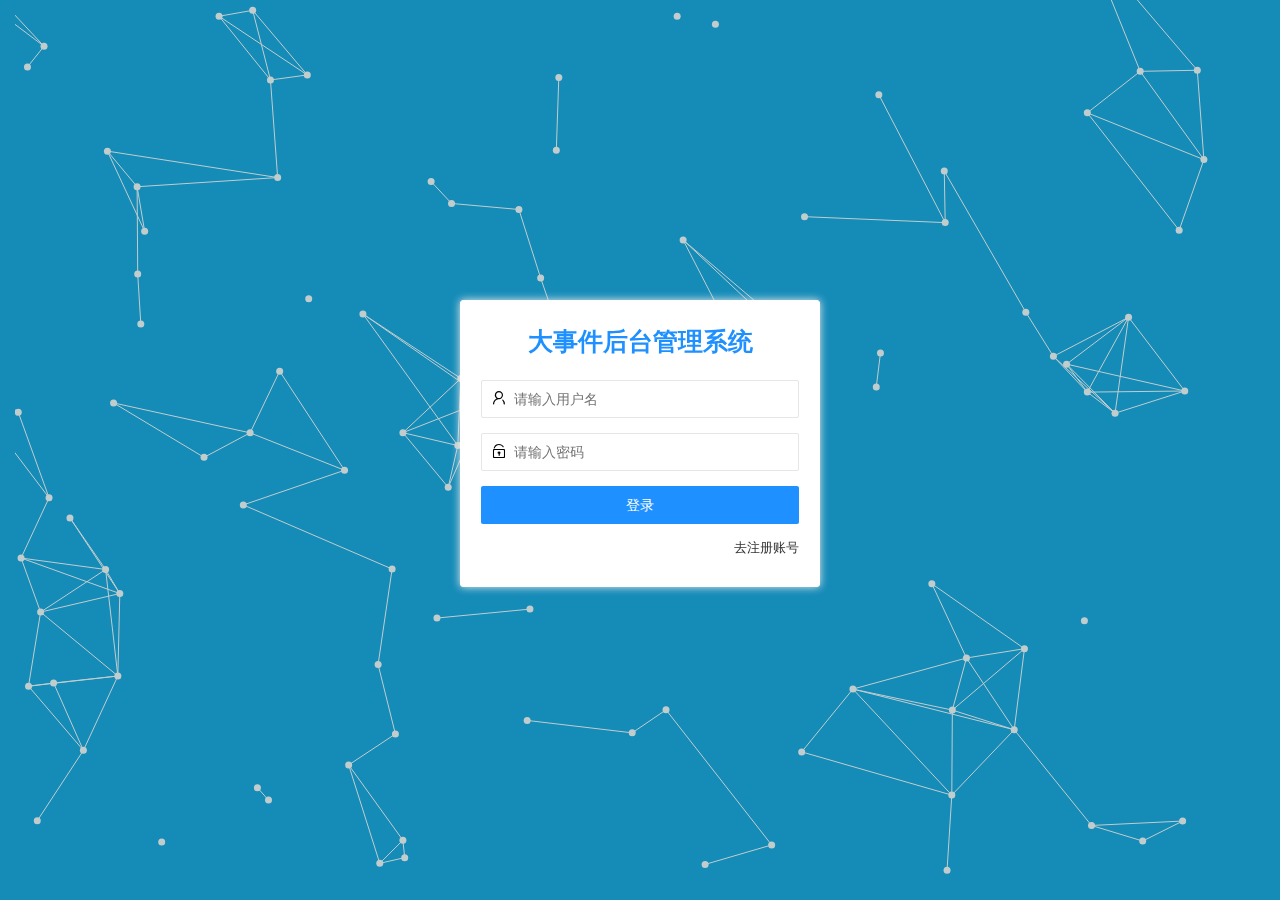
<file: login.html>
<!DOCTYPE html>
<html lang="en">
<head>
    <meta charset="UTF-8">
    <meta http-equiv="X-UA-Compatible" content="IE=edge">
    <meta name="viewport" content="width=device-width, initial-scale=1.0">
    <title>大事件-登录/注册</title>
    <!-- 导入layUI样式 -->
    <link rel="stylesheet" href="/assets/lib/layui/css/layui.css">
    <!-- 导入自己的样式表 -->
    <link rel="stylesheet" href="/assets/css/login1.css">
    
</head>
<body>
<!-- 头部logo区 -->
<!-- <div class="layui-main">
    <img src="/assets/images/logo.png" alt=""/>
</div> -->
<!-- 登录注册区 -->
<div class="layui-container" id="particles">
<div class="loginAndRegBox">
    <!-- 标题图片 -->
    <!-- <div class="title-box"><h1>大事件管理系统</h1></div> -->
    <!-- 登录的div -->
    <div class="login-box">
        <!-- layUI引入 登录的表单 -->
        <form class="layui-form" id="form_login">
            <!-- 后台标题 -->
            <div class="layui-form-item logo-title">
                <h1>大事件后台管理系统</h1>
            </div>
            <!-- 用户名 -->
            <div class="layui-form-item">
                <i class="layui-icon layui-icon-username"></i>  
                <input type="text" name="username" required  lay-verify="required" 
                placeholder="请输入用户名" autocomplete="off" class="layui-input">
            </div>
            <!-- 密码 -->
            <div class="layui-form-item">
                <i class="layui-icon layui-icon-password"></i>  
                <input type="password" name="password" required  lay-verify="required|pwd" 
                placeholder="请输入密码" autocomplete="off" class="layui-input">
            </div>
            <!-- 登录：提交按钮(lay-submit属性) -->
            <div class="layui-form-item">
                <button class="layui-btn layui-btn-fluid layui-btn-normal btn-color" lay-submit lay-filter="formDemo">登录</button>
            </div>
            <div class="layui-form-item links">
                <a href="javascript:;" id="link_reg">去注册账号</a>
            </div>
        </form>
        
    </div>
    <!-- 注册的div -->
    <div class="reg-box">
        <!-- 注册的表单 -->
        <form class="layui-form" id="form_reg">
            <!-- 后台标题 -->
            <div class="layui-form-item logo-title">
                <h1>大事件后台管理系统</h1>
            </div>
            <!-- 用户名 -->
            <div class="layui-form-item">
                <i class="layui-icon layui-icon-username"></i>  
                <input type="text" name="username" required  lay-verify="required" 
                placeholder="请输入用户名" autocomplete="off" class="layui-input">
            </div>
            <!-- 密码 -->
            <div class="layui-form-item">
                <i class="layui-icon layui-icon-password"></i>  
                <input type="password" name="password" required lay-verify="required|pwd" 
                placeholder="请输入密码" autocomplete="off" class="layui-input">
            </div>
            <!-- 确认密码 -->
            <div class="layui-form-item">
                <i class="layui-icon layui-icon-password"></i>  
                <input type="password" name="re_password" required lay-verify="required|pwd|repwd" 
                placeholder="再次确认密码" autocomplete="off" class="layui-input">
            </div>
            <!-- 注册按钮 -->
            <div class="layui-form-item">
                <button class="layui-btn layui-btn-fluid layui-btn-normal btn-color" lay-submit lay-filter="formDemo">注册</button>
            </div>
            <div class="layui-form-item links">
            <a href="javascript:;" id="link_login">去登录</a>
            </div>
            
        </form>
    
    
</div>
</div>
<!-- layUI -->
<script src="/assets/lib/layui/layui.all.js"></script>
<!-- jQuery -->
<script src="/assets/lib/jquery.js"></script>
<!-- jQuery粒子特效 -->
<script src="/assets/lib/jquery.particleground.min.js"></script>
<!-- 自己封装的baseAPI.js -->
<script src="/assets/js/baseAPI.js"></script>
<!-- 自定义js脚本 -->
<script src="/assets/js/login.js"></script>
</body>
</html>
</file>
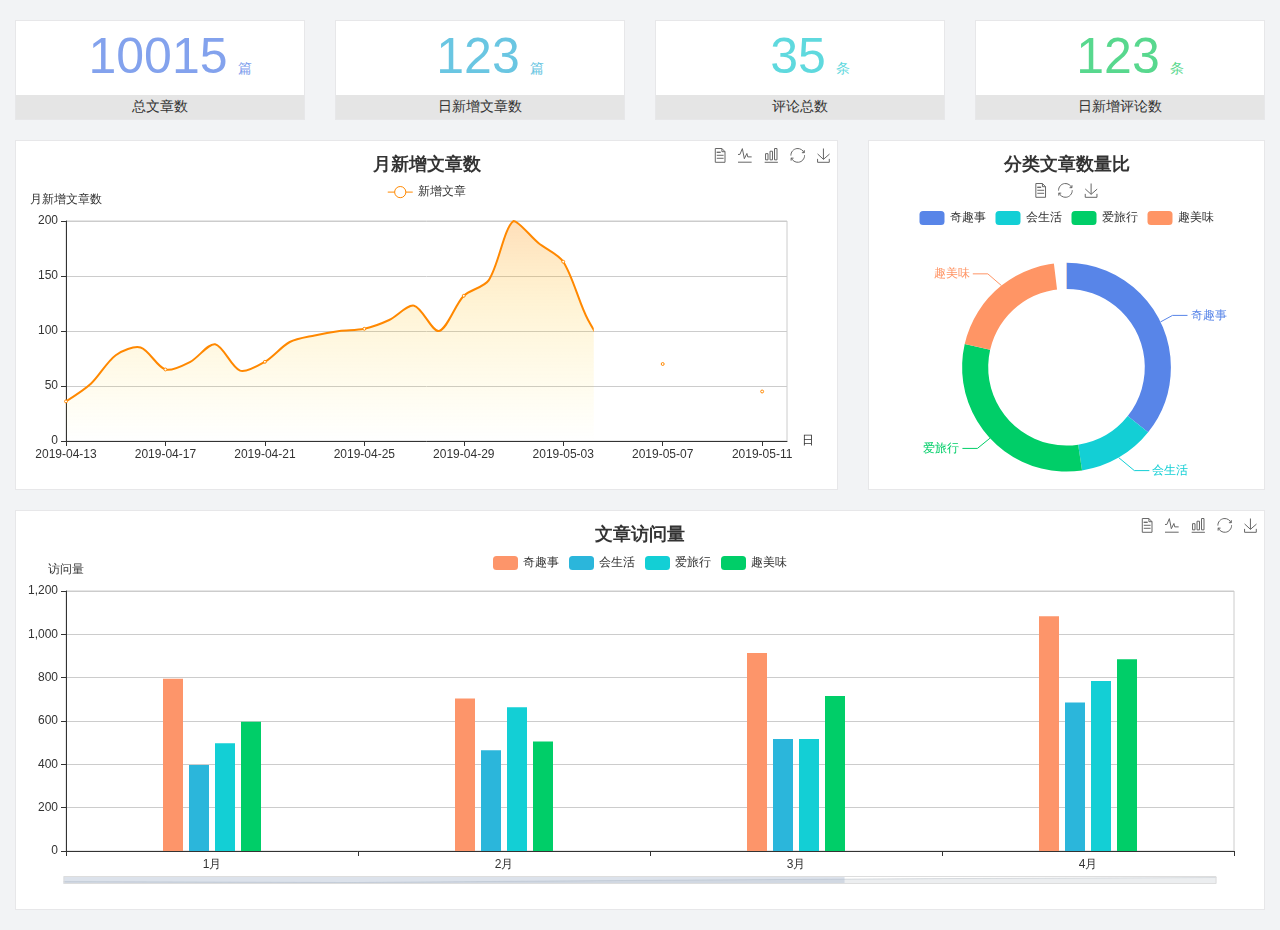
<file: home/dashboard.html>
<!DOCTYPE html>
<html lang="en">

<head>
  <meta charset="UTF-8">
  <meta name="viewport" content="width=device-width, initial-scale=1.0">
  <meta http-equiv="X-UA-Compatible" content="ie=edge">
  <title>图表统计</title>
  <link rel="stylesheet" href="../../assets/lib/bootstrap.css" />
  <link rel="stylesheet" href="../../assets/lib/main.css" />
  <script src="../../assets/lib/jquery.js"></script>
  <script type="text/javascript" src="../../assets/lib/echarts.min.js"></script>
</head>

<body>
  <div class="container-fluid">
    <div class="row spannel_list">
      <div class="col-sm-3 col-xs-6">
        <div class="spannel">
          <em>10015</em><span>篇</span>
          <b>总文章数</b>
        </div>
      </div>
      <div class="col-sm-3 col-xs-6">
        <div class="spannel scolor01">
          <em>123</em><span>篇</span>
          <b>日新增文章数</b>
        </div>
      </div>
      <div class="col-sm-3 col-xs-6">
        <div class="spannel scolor02">
          <em>35</em><span>条</span>
          <b>评论总数</b>
        </div>
      </div>
      <div class="col-sm-3 col-xs-6">
        <div class="spannel scolor03">
          <em>123</em><span>条</span>
          <b>日新增评论数</b>
        </div>
      </div>
    </div>
  </div>

  <div class="container-fluid">
    <div class="row curve-pie">
      <div class="col-lg-8 col-md-8">
        <div class="gragh_pannel" id="curve_show"></div>
      </div>
      <div class="col-lg-4 col-md-4">
        <div class="gragh_pannel" id="pie_show"></div>
      </div>
    </div>
  </div>

  <div class="container-fluid">
    <div class="column_pannel" id="column_show"></div>
  </div>

  <script>
    var oChart = echarts.init(document.getElementById('curve_show'));
    var aList_all = [
      { 'count': 36, 'date': '2019-04-13' },
      { 'count': 52, 'date': '2019-04-14' },
      { 'count': 78, 'date': '2019-04-15' },
      { 'count': 85, 'date': '2019-04-16' },
      { 'count': 65, 'date': '2019-04-17' },
      { 'count': 72, 'date': '2019-04-18' },
      { 'count': 88, 'date': '2019-04-19' },
      { 'count': 64, 'date': '2019-04-20' },
      { 'count': 72, 'date': '2019-04-21' },
      { 'count': 90, 'date': '2019-04-22' },
      { 'count': 96, 'date': '2019-04-23' },
      { 'count': 100, 'date': '2019-04-24' },
      { 'count': 102, 'date': '2019-04-25' },
      { 'count': 110, 'date': '2019-04-26' },
      { 'count': 123, 'date': '2019-04-27' },
      { 'count': 100, 'date': '2019-04-28' },
      { 'count': 132, 'date': '2019-04-29' },
      { 'count': 146, 'date': '2019-04-30' },
      { 'count': 200, 'date': '2019-05-01' },
      { 'count': 180, 'date': '2019-05-02' },
      { 'count': 163, 'date': '2019-05-03' },
      { 'count': 110, 'date': '2019-05-04' },
      { 'count': 80, 'date': '2019-05-05' },
      { 'count': 82, 'date': '2019-05-06' },
      { 'count': 70, 'date': '2019-05-07' },
      { 'count': 65, 'date': '2019-05-08' },
      { 'count': 54, 'date': '2019-05-09' },
      { 'count': 40, 'date': '2019-05-10' },
      { 'count': 45, 'date': '2019-05-11' },
      { 'count': 38, 'date': '2019-05-12' },
    ];

    let aCount = [];
    let aDate = [];

    for (var i = 0; i < aList_all.length; i++) {
      aCount.push(aList_all[i].count);
      aDate.push(aList_all[i].date);
    }

    var chartopt = {
      title: {
        text: '月新增文章数',
        left: 'center',
        top: '10'
      },
      tooltip: {
        trigger: 'axis'
      },
      legend: {
        data: ['新增文章'],
        top: '40'
      },
      toolbox: {
        show: true,
        feature: {
          mark: { show: true },
          dataView: { show: true, readOnly: false },
          magicType: { show: true, type: ['line', 'bar'] },
          restore: { show: true },
          saveAsImage: { show: true }
        }
      },
      calculable: true,
      xAxis: [
        {
          name: '日',
          type: 'category',
          boundaryGap: false,
          data: aDate
        }
      ],
      yAxis: [
        {
          name: '月新增文章数',
          type: 'value'
        }
      ],
      series: [
        {
          name: '新增文章',
          type: 'line',
          smooth: true,
          itemStyle: { normal: { areaStyle: { type: 'default' }, color: '#f80' }, lineStyle: { color: '#f80' } },
          data: aCount
        }],
      areaStyle: {
        normal: {
          color: new echarts.graphic.LinearGradient(0, 0, 0, 1, [{
            offset: 0,
            color: 'rgba(255,136,0,0.39)'
          }, {
            offset: .34,
            color: 'rgba(255,180,0,0.25)'
          }, {
            offset: 1,
            color: 'rgba(255,222,0,0.00)'
          }])

        }
      },
      grid: {
        show: true,
        x: 50,
        x2: 50,
        y: 80,
        height: 220
      }
    };

    oChart.setOption(chartopt);


    var oPie = echarts.init(document.getElementById('pie_show'));
    var oPieopt =
    {
      title: {
        top: 10,
        text: '分类文章数量比',
        x: 'center'
      },
      tooltip: {
        trigger: 'item',
        formatter: "{a} <br/>{b} : {c} ({d}%)"
      },
      color: ['#5885e8', '#13cfd5', '#00ce68', '#ff9565'],
      legend: {
        x: 'center',
        top: 65,
        data: ['奇趣事', '会生活', '爱旅行', '趣美味']
      },
      toolbox: {
        show: true,
        x: 'center',
        top: 35,
        feature: {
          mark: { show: true },
          dataView: { show: true, readOnly: false },
          magicType: {
            show: true,
            type: ['pie', 'funnel'],
            option: {
              funnel: {
                x: '25%',
                width: '50%',
                funnelAlign: 'left',
                max: 1548
              }
            }
          },
          restore: { show: true },
          saveAsImage: { show: true }
        }
      },
      calculable: true,
      series: [
        {
          name: '访问来源',
          type: 'pie',
          radius: ['45%', '60%'],
          center: ['50%', '65%'],
          data: [
            { value: 300, name: '奇趣事' },
            { value: 100, name: '会生活' },
            { value: 260, name: '爱旅行' },
            { value: 180, name: '趣美味' }
          ]
        }
      ]
    };
    oPie.setOption(oPieopt);



    var oColumn = this.echarts.init(document.getElementById('column_show'));
    var oColumnopt =
    {
      title: {
        text: '文章访问量',
        left: 'center',
        top: '10'
      },
      tooltip: {
        trigger: 'axis'
      },
      legend: {
        data: ['奇趣事', '会生活', '爱旅行', '趣美味'],
        top: '40'
      },
      toolbox: {
        show: true,
        feature: {
          mark: { show: true },
          dataView: { show: true, readOnly: false },
          magicType: { show: true, type: ['line', 'bar'] },
          restore: { show: true },
          saveAsImage: { show: true }
        }
      },
      calculable: true,
      xAxis: [
        {
          type: 'category',
          data: ['1月', '2月', '3月', '4月', '5月']
        }
      ],
      yAxis: [
        {
          name: '访问量',
          type: 'value'
        }
      ],
      series: [
        {
          name: '奇趣事',
          type: 'bar',
          barWidth: 20,
          itemStyle: {
            normal: { areaStyle: { type: 'default' }, color: '#fd956a' }
          },
          data: [800, 708, 920, 1090, 1200]
        },
        {
          name: '会生活',
          type: 'bar',
          barWidth: 20,
          itemStyle: {
            normal: { areaStyle: { type: 'default' }, color: '#2bb6db' }
          },
          data: [400, 468, 520, 690, 800]
        },
        {
          name: '爱旅行',
          type: 'bar',
          barWidth: 20,
          itemStyle: {
            normal: { areaStyle: { type: 'default' }, color: '#13cfd5' }
          },
          data: [500, 668, 520, 790, 900]
        },
        {
          name: '趣美味',
          type: 'bar',
          barWidth: 20,
          itemStyle: {
            normal: { areaStyle: { type: 'default' }, color: '#00ce68' }
          },
          data: [600, 508, 720, 890, 1000]
        }
      ],
      grid: {
        show: true,
        x: 50,
        x2: 30,
        y: 80,
        height: 260
      },
      dataZoom: [//给x轴设置滚动条
        {
          start: 0,//默认为0
          end: 100 - 1000 / 31,//默认为100
          type: 'slider',
          show: true,
          xAxisIndex: [0],
          handleSize: 0,//滑动条的 左右2个滑动条的大小
          height: 8,//组件高度
          left: 45, //左边的距离
          right: 50,//右边的距离
          bottom: 26,//右边的距离
          handleColor: '#ddd',//h滑动图标的颜色
          handleStyle: {
            borderColor: "#cacaca",
            borderWidth: "1",
            shadowBlur: 2,
            background: "#ddd",
            shadowColor: "#ddd",
          }
        }]
    };
    oColumn.setOption(oColumnopt);
  </script>
</body>

</html>
</file>
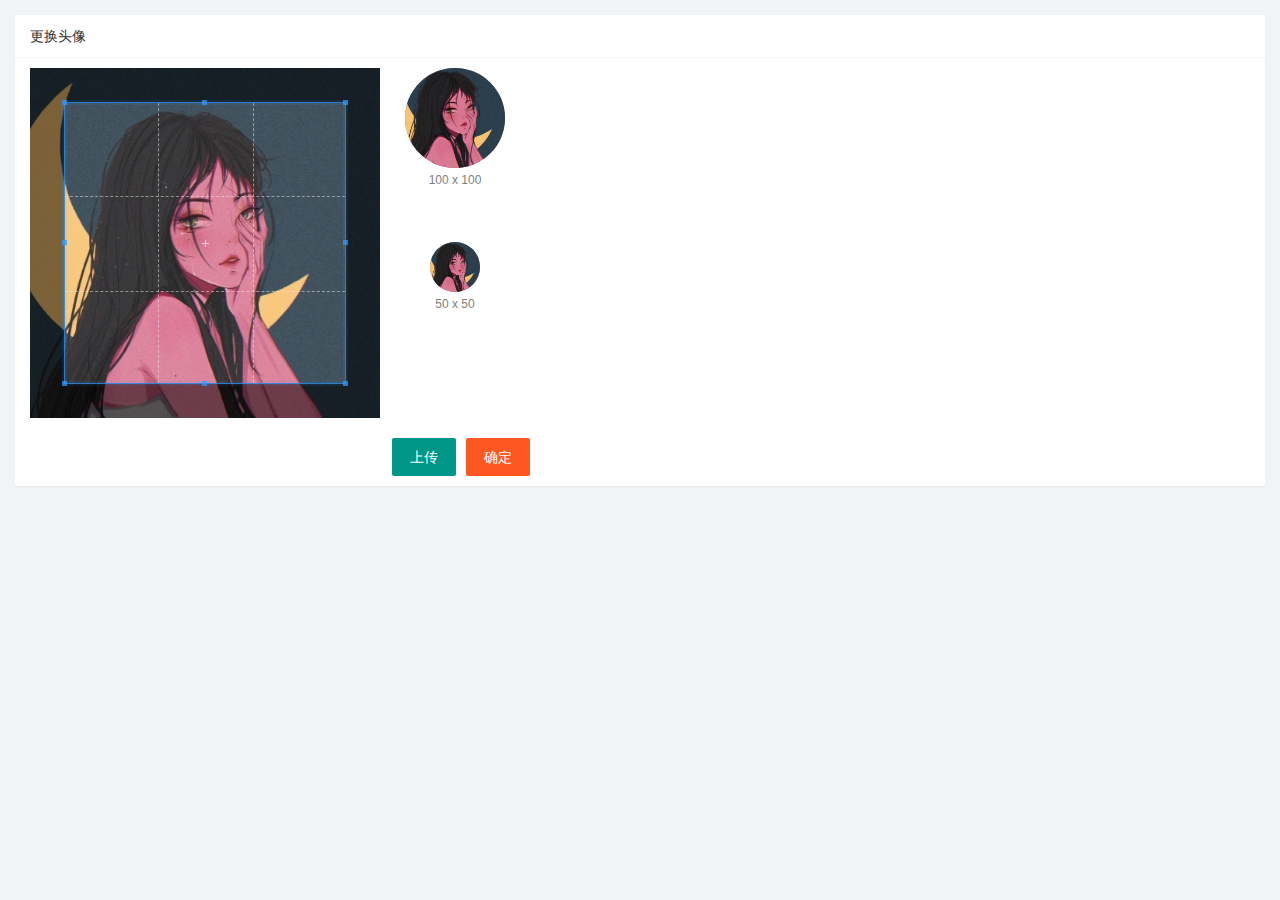
<file: user/user_avatar.html>
<!DOCTYPE html>
<html lang="en">
<head>
  <meta charset="UTF-8">
  <meta http-equiv="X-UA-Compatible" content="IE=edge">
  <meta name="viewport" content="width=device-width, initial-scale=1.0">
  <title>修改头像</title>
  <link rel="stylesheet" href="/assets/lib/layui/css/layui.css" />
  <!-- 导入 cropper.css 样式表 -->
  <link rel="stylesheet" href="/assets/lib/cropper/cropper.css" />
  <link rel="stylesheet" href="/assets/css/user/user_avatar.css" />
</head>
<body>
  <!-- 卡片区域 -->
  <div class="layui-card">
    <div class="layui-card-header">更换头像</div>
    <div class="layui-card-body">
      <!-- 第一行的图片裁剪和预览区域 -->
      <div class="row1">
        <!-- 图片裁剪区域 -->
        <div class="cropper-box">
          <!-- 这个 img 标签很重要，将来会把它初始化为裁剪区域 -->
          <img id="image" src="/assets/images/touxiang.jpg" />
        </div>
        <!-- 图片的预览区域 -->
        <div class="preview-box">
          <div>
            <!-- 宽高为 100px 的预览区域 -->
            <div class="img-preview w100"></div>
            <p class="size">100 x 100</p>
          </div>
          <div>
            <!-- 宽高为 50px 的预览区域 -->
            <div class="img-preview w50"></div>
            <p class="size">50 x 50</p>
          </div>
        </div>
      </div>

      <!-- 第二行的按钮区域 -->
      <div class="row2">
        <!-- accept属性指定文件上传类型 -->
        <input type="file" id="file" accept="image/png, image/jpeg"/>
        <button type="button" class="layui-btn" id="btnChooseImage">上传</button>
        <button type="button" class="layui-btn layui-btn-danger" id="btnUpload">确定</button>
      </div>
    </div>
  </div>
  <script src="/assets/lib/layui/layui.all.js"></script>
  <script src="/assets/lib/jquery.js"></script>
  <script src="/assets/lib/cropper/Cropper.js"></script>
  <script src="/assets/lib/cropper/jquery-cropper.js"></script>
  <script src="/assets/js/baseAPI.js"></script>
  <script src="/assets/js/user/user_avatar.js"></script>
</body>
</html>
</file>
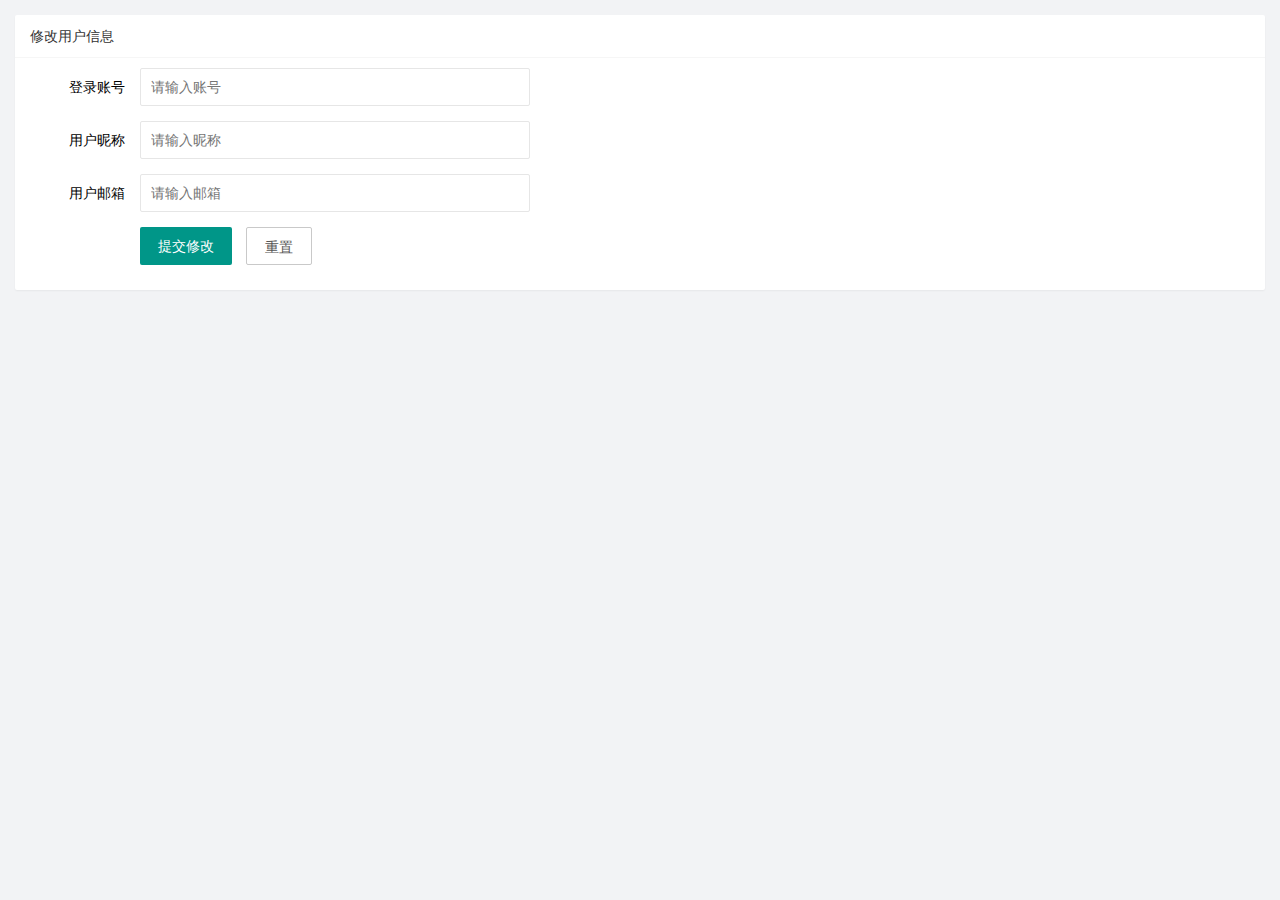
<file: user/user_info.html>
<!DOCTYPE html>
<html lang="en">
<head>
  <meta charset="UTF-8">
  <meta http-equiv="X-UA-Compatible" content="IE=edge">
  <meta name="viewport" content="width=device-width, initial-scale=1.0">
  <title>基本资料</title>
  <!-- layui样式 -->
  <link rel="stylesheet" href="/assets/lib/layui/css/layui.css">
  <!-- 自定义css -->
  <link rel="stylesheet" href="/assets/css/user/user_info.css">
</head>
<body>
  <!-- 卡片区域 -->
  <div class="layui-card">
    <div class="layui-card-header">修改用户信息</div>
    <div class="layui-card-body">
      <!-- form表单区域 -->
      <form class="layui-form"  lay-filter="formUserInfo">
        <!-- 隐藏域:不可见的 -->
        <input type="hidden" name="id"/>
        <div class="layui-form-item">
          <label class="layui-form-label">登录账号</label>
          <div class="layui-input-block">
            <input type="text" name="username" required  lay-verify="required" placeholder="请输入账号" 
            autocomplete="off" class="layui-input" readonly>
          </div>
        </div>
        <div class="layui-form-item">
          <label class="layui-form-label">用户昵称</label>
          <div class="layui-input-block">
            <input type="text" name="nickname" required  lay-verify="required|nickname" placeholder="请输入昵称" autocomplete="off" class="layui-input">
          </div>
        </div>
        <div class="layui-form-item">
          <label class="layui-form-label">用户邮箱</label>
          <div class="layui-input-block">
            <input type="text" name="email" required  lay-verify="required" placeholder="请输入邮箱" autocomplete="off" class="layui-input">
          </div>
        </div>
        <div class="layui-form-item">
          <div class="layui-input-block">
            <button class="layui-btn" lay-submit lay-filter="formDemo" >提交修改</button>
            <button type="reset" class="layui-btn layui-btn-primary" id="btnReset">重置</button>
          </div>
        </div>
      </form>
    </div>
  </div>
  <!-- layui的js -->
  <script src="/assets/lib/layui/layui.all.js"></script>
  <!-- jquery -->
  <script src="/assets/lib/jquery.js"></script>
  <!-- baseAPI -->
  <script src="/assets/js/baseAPI.js"></script>
  <!-- 自定义js -->
  <script src="/assets/js/user/user_info.js"></script>
</body>
</html>
</file>
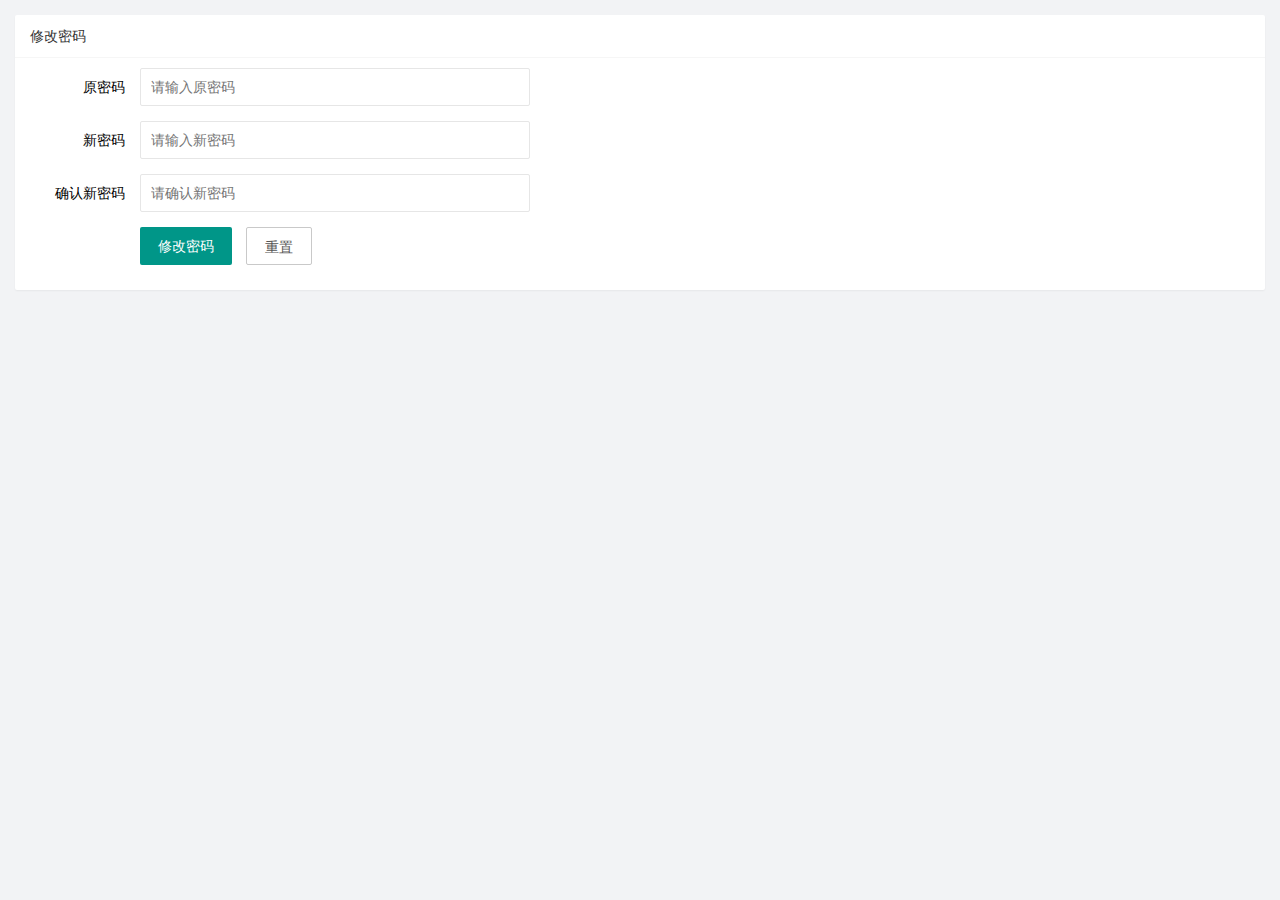
<file: user/user_pwd.html>
<!DOCTYPE html>
<html lang="en">
<head>
  <meta charset="UTF-8">
  <meta http-equiv="X-UA-Compatible" content="IE=edge">
  <meta name="viewport" content="width=device-width, initial-scale=1.0">
  <title>Document</title>
  <link rel="stylesheet" href="/assets/lib/layui/css/layui.css">
  <link rel="stylesheet" href="/assets/css/user/user_pwd.css">
</head>
<body>
  <div class="layui-card">
    <div class="layui-card-header">修改密码</div>
    <div class="layui-card-body">
      <form class="layui-form"  lay-filter="formUserInfo">
        <div class="layui-form-item">
          <label class="layui-form-label">原密码</label>
          <div class="layui-input-block">
            <input type="password" name="oldPwd" required  lay-verify="required|pwd" placeholder="请输入原密码" 
            autocomplete="off" class="layui-input" >
          </div>
        </div>
        <div class="layui-form-item">
          <label class="layui-form-label">新密码</label>
          <div class="layui-input-block">
            <input type="password" name="newPwd" required  lay-verify="required|pwd|samePwd" placeholder="请输入新密码"
             autocomplete="off" class="layui-input">
          </div>
        </div>
        <div class="layui-form-item">
          <label class="layui-form-label">确认新密码</label>
          <div class="layui-input-block">
            <input type="password" name="rePwd" required  lay-verify="required|pwd|rePwd" placeholder="请确认新密码" 
            autocomplete="off" class="layui-input">
          </div>
        </div>
        <div class="layui-form-item">
          <div class="layui-input-block">
            <button class="layui-btn" lay-submit lay-filter="formDemo" >修改密码</button>
            <button type="reset" class="layui-btn layui-btn-primary" id="btnReset">重置</button>
          </div>
        </div>
      </form>
    </div>
  </div>
  <!-- layui -->
  <script src="/assets/lib/layui/layui.all.js"></script>
  <!-- jQuery -->
  <script src="/assets/lib/jquery.js"></script>
  <!-- baseAPI -->
  <script src="/assets/js/baseAPI.js"></script>
  <!-- 自定义js -->
  <script src="/assets/js/user/user_pwd.js"></script>
</body>
</html>
</file>
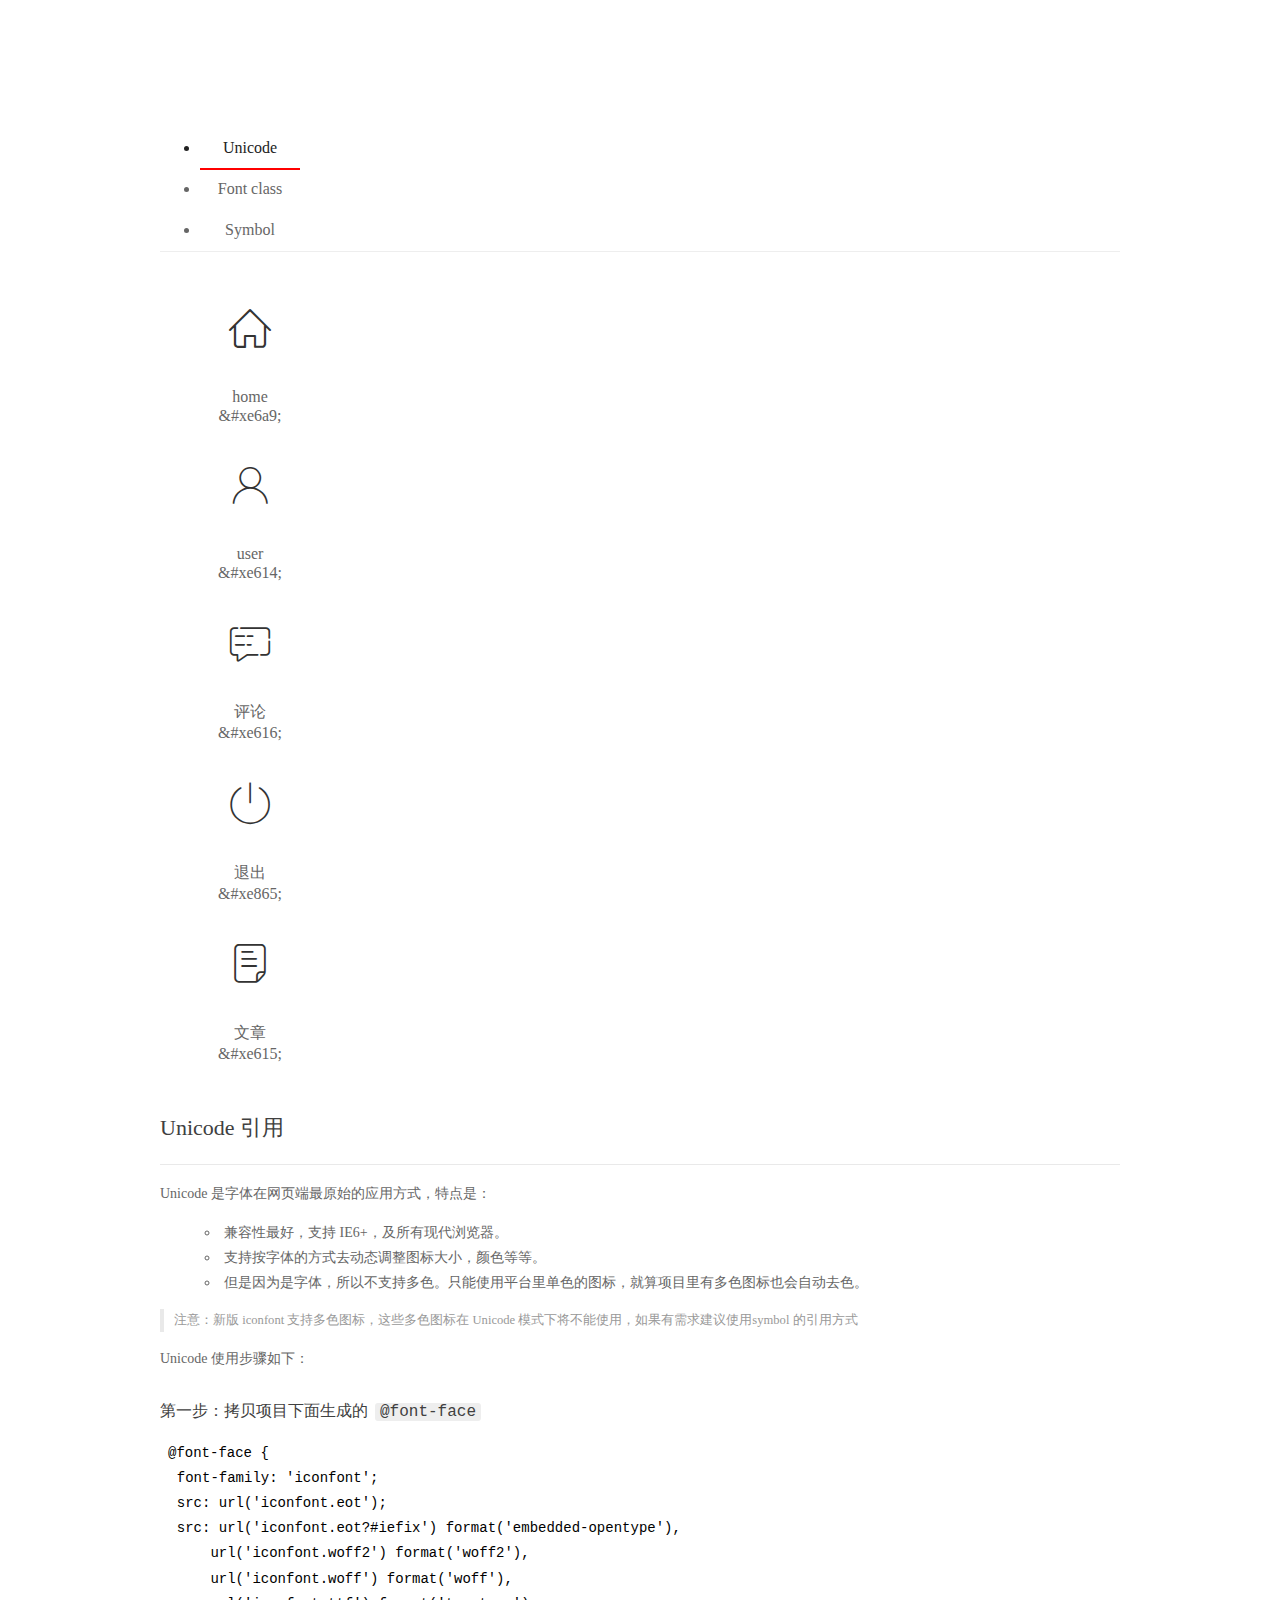
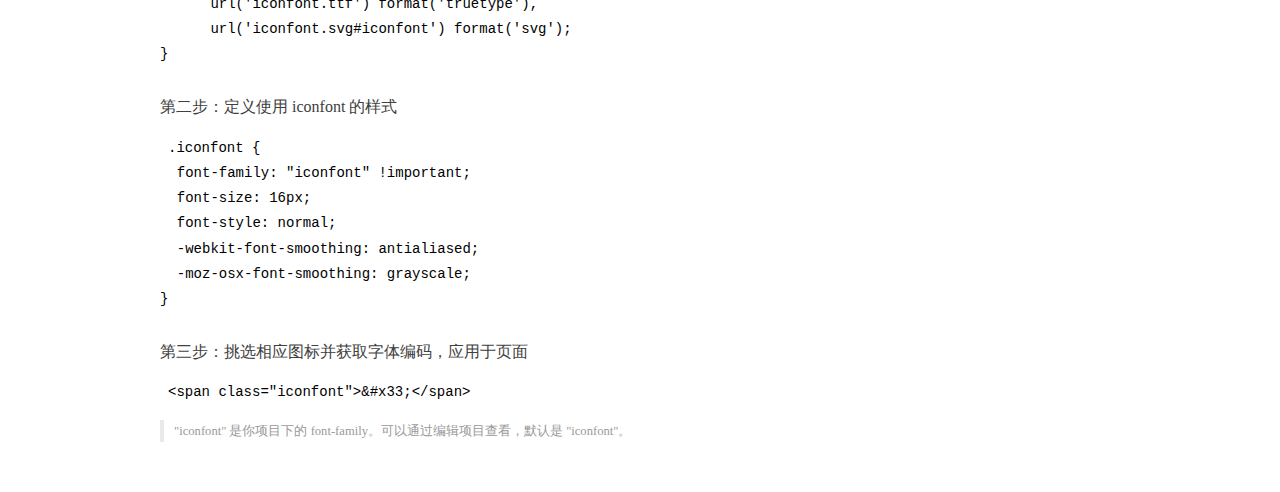
<file: assets/fonts/demo_index.html>
<!DOCTYPE html>
<html>
<head>
  <meta charset="utf-8"/>
  <title>IconFont Demo</title>
  <link rel="shortcut icon" href="https://gtms04.alicdn.com/tps/i4/TB1_oz6GVXXXXaFXpXXJDFnIXXX-64-64.ico" type="image/x-icon"/>
  <link rel="stylesheet" href="https://g.alicdn.com/thx/cube/1.3.2/cube.min.css">
  <link rel="stylesheet" href="demo.css">
  <link rel="stylesheet" href="iconfont.css">
  <script src="iconfont.js"></script>
  <!-- jQuery -->
  <script src="https://a1.alicdn.com/oss/uploads/2018/12/26/7bfddb60-08e8-11e9-9b04-53e73bb6408b.js"></script>
  <!-- 代码高亮 -->
  <script src="https://a1.alicdn.com/oss/uploads/2018/12/26/a3f714d0-08e6-11e9-8a15-ebf944d7534c.js"></script>
</head>
<body>
  <div class="main">
    <h1 class="logo"><a href="https://www.iconfont.cn/" title="iconfont 首页" target="_blank">&#xe86b;</a></h1>
    <div class="nav-tabs">
      <ul id="tabs" class="dib-box">
        <li class="dib active"><span>Unicode</span></li>
        <li class="dib"><span>Font class</span></li>
        <li class="dib"><span>Symbol</span></li>
      </ul>
      
    </div>
    <div class="tab-container">
      <div class="content unicode" style="display: block;">
          <ul class="icon_lists dib-box">
          
            <li class="dib">
              <span class="icon iconfont">&#xe6a9;</span>
                <div class="name">home</div>
                <div class="code-name">&amp;#xe6a9;</div>
              </li>
          
            <li class="dib">
              <span class="icon iconfont">&#xe614;</span>
                <div class="name">user</div>
                <div class="code-name">&amp;#xe614;</div>
              </li>
          
            <li class="dib">
              <span class="icon iconfont">&#xe616;</span>
                <div class="name">评论</div>
                <div class="code-name">&amp;#xe616;</div>
              </li>
          
            <li class="dib">
              <span class="icon iconfont">&#xe865;</span>
                <div class="name">退出</div>
                <div class="code-name">&amp;#xe865;</div>
              </li>
          
            <li class="dib">
              <span class="icon iconfont">&#xe615;</span>
                <div class="name">文章</div>
                <div class="code-name">&amp;#xe615;</div>
              </li>
          
          </ul>
          <div class="article markdown">
          <h2 id="unicode-">Unicode 引用</h2>
          <hr>

          <p>Unicode 是字体在网页端最原始的应用方式，特点是：</p>
          <ul>
            <li>兼容性最好，支持 IE6+，及所有现代浏览器。</li>
            <li>支持按字体的方式去动态调整图标大小，颜色等等。</li>
            <li>但是因为是字体，所以不支持多色。只能使用平台里单色的图标，就算项目里有多色图标也会自动去色。</li>
          </ul>
          <blockquote>
            <p>注意：新版 iconfont 支持多色图标，这些多色图标在 Unicode 模式下将不能使用，如果有需求建议使用symbol 的引用方式</p>
          </blockquote>
          <p>Unicode 使用步骤如下：</p>
          <h3 id="-font-face">第一步：拷贝项目下面生成的 <code>@font-face</code></h3>
<pre><code class="language-css"
>@font-face {
  font-family: 'iconfont';
  src: url('iconfont.eot');
  src: url('iconfont.eot?#iefix') format('embedded-opentype'),
      url('iconfont.woff2') format('woff2'),
      url('iconfont.woff') format('woff'),
      url('iconfont.ttf') format('truetype'),
      url('iconfont.svg#iconfont') format('svg');
}
</code></pre>
          <h3 id="-iconfont-">第二步：定义使用 iconfont 的样式</h3>
<pre><code class="language-css"
>.iconfont {
  font-family: "iconfont" !important;
  font-size: 16px;
  font-style: normal;
  -webkit-font-smoothing: antialiased;
  -moz-osx-font-smoothing: grayscale;
}
</code></pre>
          <h3 id="-">第三步：挑选相应图标并获取字体编码，应用于页面</h3>
<pre>
<code class="language-html"
>&lt;span class="iconfont"&gt;&amp;#x33;&lt;/span&gt;
</code></pre>
          <blockquote>
            <p>"iconfont" 是你项目下的 font-family。可以通过编辑项目查看，默认是 "iconfont"。</p>
          </blockquote>
          </div>
      </div>
      <div class="content font-class">
        <ul class="icon_lists dib-box">
          
          <li class="dib">
            <span class="icon iconfont icon-home"></span>
            <div class="name">
              home
            </div>
            <div class="code-name">.icon-home
            </div>
          </li>
          
          <li class="dib">
            <span class="icon iconfont icon-user"></span>
            <div class="name">
              user
            </div>
            <div class="code-name">.icon-user
            </div>
          </li>
          
          <li class="dib">
            <span class="icon iconfont icon-pinglun"></span>
            <div class="name">
              评论
            </div>
            <div class="code-name">.icon-pinglun
            </div>
          </li>
          
          <li class="dib">
            <span class="icon iconfont icon-tuichu"></span>
            <div class="name">
              退出
            </div>
            <div class="code-name">.icon-tuichu
            </div>
          </li>
          
          <li class="dib">
            <span class="icon iconfont icon-16"></span>
            <div class="name">
              文章
            </div>
            <div class="code-name">.icon-16
            </div>
          </li>
          
        </ul>
        <div class="article markdown">
        <h2 id="font-class-">font-class 引用</h2>
        <hr>

        <p>font-class 是 Unicode 使用方式的一种变种，主要是解决 Unicode 书写不直观，语意不明确的问题。</p>
        <p>与 Unicode 使用方式相比，具有如下特点：</p>
        <ul>
          <li>兼容性良好，支持 IE8+，及所有现代浏览器。</li>
          <li>相比于 Unicode 语意明确，书写更直观。可以很容易分辨这个 icon 是什么。</li>
          <li>因为使用 class 来定义图标，所以当要替换图标时，只需要修改 class 里面的 Unicode 引用。</li>
          <li>不过因为本质上还是使用的字体，所以多色图标还是不支持的。</li>
        </ul>
        <p>使用步骤如下：</p>
        <h3 id="-fontclass-">第一步：引入项目下面生成的 fontclass 代码：</h3>
<pre><code class="language-html">&lt;link rel="stylesheet" href="./iconfont.css"&gt;
</code></pre>
        <h3 id="-">第二步：挑选相应图标并获取类名，应用于页面：</h3>
<pre><code class="language-html">&lt;span class="iconfont icon-xxx"&gt;&lt;/span&gt;
</code></pre>
        <blockquote>
          <p>"
            iconfont" 是你项目下的 font-family。可以通过编辑项目查看，默认是 "iconfont"。</p>
        </blockquote>
      </div>
      </div>
      <div class="content symbol">
          <ul class="icon_lists dib-box">
          
            <li class="dib">
                <svg class="icon svg-icon" aria-hidden="true">
                  <use xlink:href="#icon-home"></use>
                </svg>
                <div class="name">home</div>
                <div class="code-name">#icon-home</div>
            </li>
          
            <li class="dib">
                <svg class="icon svg-icon" aria-hidden="true">
                  <use xlink:href="#icon-user"></use>
                </svg>
                <div class="name">user</div>
                <div class="code-name">#icon-user</div>
            </li>
          
            <li class="dib">
                <svg class="icon svg-icon" aria-hidden="true">
                  <use xlink:href="#icon-pinglun"></use>
                </svg>
                <div class="name">评论</div>
                <div class="code-name">#icon-pinglun</div>
            </li>
          
            <li class="dib">
                <svg class="icon svg-icon" aria-hidden="true">
                  <use xlink:href="#icon-tuichu"></use>
                </svg>
                <div class="name">退出</div>
                <div class="code-name">#icon-tuichu</div>
            </li>
          
            <li class="dib">
                <svg class="icon svg-icon" aria-hidden="true">
                  <use xlink:href="#icon-16"></use>
                </svg>
                <div class="name">文章</div>
                <div class="code-name">#icon-16</div>
            </li>
          
          </ul>
          <div class="article markdown">
          <h2 id="symbol-">Symbol 引用</h2>
          <hr>

          <p>这是一种全新的使用方式，应该说这才是未来的主流，也是平台目前推荐的用法。相关介绍可以参考这篇<a href="">文章</a>
            这种用法其实是做了一个 SVG 的集合，与另外两种相比具有如下特点：</p>
          <ul>
            <li>支持多色图标了，不再受单色限制。</li>
            <li>通过一些技巧，支持像字体那样，通过 <code>font-size</code>, <code>color</code> 来调整样式。</li>
            <li>兼容性较差，支持 IE9+，及现代浏览器。</li>
            <li>浏览器渲染 SVG 的性能一般，还不如 png。</li>
          </ul>
          <p>使用步骤如下：</p>
          <h3 id="-symbol-">第一步：引入项目下面生成的 symbol 代码：</h3>
<pre><code class="language-html">&lt;script src="./iconfont.js"&gt;&lt;/script&gt;
</code></pre>
          <h3 id="-css-">第二步：加入通用 CSS 代码（引入一次就行）：</h3>
<pre><code class="language-html">&lt;style&gt;
.icon {
  width: 1em;
  height: 1em;
  vertical-align: -0.15em;
  fill: currentColor;
  overflow: hidden;
}
&lt;/style&gt;
</code></pre>
          <h3 id="-">第三步：挑选相应图标并获取类名，应用于页面：</h3>
<pre><code class="language-html">&lt;svg class="icon" aria-hidden="true"&gt;
  &lt;use xlink:href="#icon-xxx"&gt;&lt;/use&gt;
&lt;/svg&gt;
</code></pre>
          </div>
      </div>

    </div>
  </div>
  <script>
  $(document).ready(function () {
      $('.tab-container .content:first').show()

      $('#tabs li').click(function (e) {
        var tabContent = $('.tab-container .content')
        var index = $(this).index()

        if ($(this).hasClass('active')) {
          return
        } else {
          $('#tabs li').removeClass('active')
          $(this).addClass('active')

          tabContent.hide().eq(index).fadeIn()
        }
      })
    })
  </script>
</body>
</html>
</file>
<file: assets/lib/layui/css/layui.css>
/** layui-v2.5.5 MIT License By https://www.layui.com */
 .layui-inline,img{display:inline-block;vertical-align:middle}h1,h2,h3,h4,h5,h6{font-weight:400}.layui-edge,.layui-header,.layui-inline,.layui-main{position:relative}.layui-body,.layui-edge,.layui-elip{overflow:hidden}.layui-btn,.layui-edge,.layui-inline,img{vertical-align:middle}.layui-btn,.layui-disabled,.layui-icon,.layui-unselect{-moz-user-select:none;-webkit-user-select:none;-ms-user-select:none}.layui-elip,.layui-form-checkbox span,.layui-form-pane .layui-form-label{text-overflow:ellipsis;white-space:nowrap}.layui-breadcrumb,.layui-tree-btnGroup{visibility:hidden}blockquote,body,button,dd,div,dl,dt,form,h1,h2,h3,h4,h5,h6,input,li,ol,p,pre,td,textarea,th,ul{margin:0;padding:0;-webkit-tap-highlight-color:rgba(0,0,0,0)}a:active,a:hover{outline:0}img{border:none}li{list-style:none}table{border-collapse:collapse;border-spacing:0}h4,h5,h6{font-size:100%}button,input,optgroup,option,select,textarea{font-family:inherit;font-size:inherit;font-style:inherit;font-weight:inherit;outline:0}pre{white-space:pre-wrap;white-space:-moz-pre-wrap;white-space:-pre-wrap;white-space:-o-pre-wrap;word-wrap:break-word}body{line-height:24px;font:14px Helvetica Neue,Helvetica,PingFang SC,Tahoma,Arial,sans-serif}hr{height:1px;margin:10px 0;border:0;clear:both}a{color:#333;text-decoration:none}a:hover{color:#777}a cite{font-style:normal;*cursor:pointer}.layui-border-box,.layui-border-box *{box-sizing:border-box}.layui-box,.layui-box *{box-sizing:content-box}.layui-clear{clear:both;*zoom:1}.layui-clear:after{content:'\20';clear:both;*zoom:1;display:block;height:0}.layui-inline{*display:inline;*zoom:1}.layui-edge{display:inline-block;width:0;height:0;border-width:6px;border-style:dashed;border-color:transparent}.layui-edge-top{top:-4px;border-bottom-color:#999;border-bottom-style:solid}.layui-edge-right{border-left-color:#999;border-left-style:solid}.layui-edge-bottom{top:2px;border-top-color:#999;border-top-style:solid}.layui-edge-left{border-right-color:#999;border-right-style:solid}.layui-disabled,.layui-disabled:hover{color:#d2d2d2!important;cursor:not-allowed!important}.layui-circle{border-radius:100%}.layui-show{display:block!important}.layui-hide{display:none!important}@font-face{font-family:layui-icon;src:url(../font/iconfont.eot?v=250);src:url(../font/iconfont.eot?v=250#iefix) format('embedded-opentype'),url(../font/iconfont.woff2?v=250) format('woff2'),url(../font/iconfont.woff?v=250) format('woff'),url(../font/iconfont.ttf?v=250) format('truetype'),url(../font/iconfont.svg?v=250#layui-icon) format('svg')}.layui-icon{font-family:layui-icon!important;font-size:16px;font-style:normal;-webkit-font-smoothing:antialiased;-moz-osx-font-smoothing:grayscale}.layui-icon-reply-fill:before{content:"\e611"}.layui-icon-set-fill:before{content:"\e614"}.layui-icon-menu-fill:before{content:"\e60f"}.layui-icon-search:before{content:"\e615"}.layui-icon-share:before{content:"\e641"}.layui-icon-set-sm:before{content:"\e620"}.layui-icon-engine:before{content:"\e628"}.layui-icon-close:before{content:"\1006"}.layui-icon-close-fill:before{content:"\1007"}.layui-icon-chart-screen:before{content:"\e629"}.layui-icon-star:before{content:"\e600"}.layui-icon-circle-dot:before{content:"\e617"}.layui-icon-chat:before{content:"\e606"}.layui-icon-release:before{content:"\e609"}.layui-icon-list:before{content:"\e60a"}.layui-icon-chart:before{content:"\e62c"}.layui-icon-ok-circle:before{content:"\1005"}.layui-icon-layim-theme:before{content:"\e61b"}.layui-icon-table:before{content:"\e62d"}.layui-icon-right:before{content:"\e602"}.layui-icon-left:before{content:"\e603"}.layui-icon-cart-simple:before{content:"\e698"}.layui-icon-face-cry:before{content:"\e69c"}.layui-icon-face-smile:before{content:"\e6af"}.layui-icon-survey:before{content:"\e6b2"}.layui-icon-tree:before{content:"\e62e"}.layui-icon-upload-circle:before{content:"\e62f"}.layui-icon-add-circle:before{content:"\e61f"}.layui-icon-download-circle:before{content:"\e601"}.layui-icon-templeate-1:before{content:"\e630"}.layui-icon-util:before{content:"\e631"}.layui-icon-face-surprised:before{content:"\e664"}.layui-icon-edit:before{content:"\e642"}.layui-icon-speaker:before{content:"\e645"}.layui-icon-down:before{content:"\e61a"}.layui-icon-file:before{content:"\e621"}.layui-icon-layouts:before{content:"\e632"}.layui-icon-rate-half:before{content:"\e6c9"}.layui-icon-add-circle-fine:before{content:"\e608"}.layui-icon-prev-circle:before{content:"\e633"}.layui-icon-read:before{content:"\e705"}.layui-icon-404:before{content:"\e61c"}.layui-icon-carousel:before{content:"\e634"}.layui-icon-help:before{content:"\e607"}.layui-icon-code-circle:before{content:"\e635"}.layui-icon-water:before{content:"\e636"}.layui-icon-username:before{content:"\e66f"}.layui-icon-find-fill:before{content:"\e670"}.layui-icon-about:before{content:"\e60b"}.layui-icon-location:before{content:"\e715"}.layui-icon-up:before{content:"\e619"}.layui-icon-pause:before{content:"\e651"}.layui-icon-date:before{content:"\e637"}.layui-icon-layim-uploadfile:before{content:"\e61d"}.layui-icon-delete:before{content:"\e640"}.layui-icon-play:before{content:"\e652"}.layui-icon-top:before{content:"\e604"}.layui-icon-friends:before{content:"\e612"}.layui-icon-refresh-3:before{content:"\e9aa"}.layui-icon-ok:before{content:"\e605"}.layui-icon-layer:before{content:"\e638"}.layui-icon-face-smile-fine:before{content:"\e60c"}.layui-icon-dollar:before{content:"\e659"}.layui-icon-group:before{content:"\e613"}.layui-icon-layim-download:before{content:"\e61e"}.layui-icon-picture-fine:before{content:"\e60d"}.layui-icon-link:before{content:"\e64c"}.layui-icon-diamond:before{content:"\e735"}.layui-icon-log:before{content:"\e60e"}.layui-icon-rate-solid:before{content:"\e67a"}.layui-icon-fonts-del:before{content:"\e64f"}.layui-icon-unlink:before{content:"\e64d"}.layui-icon-fonts-clear:before{content:"\e639"}.layui-icon-triangle-r:before{content:"\e623"}.layui-icon-circle:before{content:"\e63f"}.layui-icon-radio:before{content:"\e643"}.layui-icon-align-center:before{content:"\e647"}.layui-icon-align-right:before{content:"\e648"}.layui-icon-align-left:before{content:"\e649"}.layui-icon-loading-1:before{content:"\e63e"}.layui-icon-return:before{content:"\e65c"}.layui-icon-fonts-strong:before{content:"\e62b"}.layui-icon-upload:before{content:"\e67c"}.layui-icon-dialogue:before{content:"\e63a"}.layui-icon-video:before{content:"\e6ed"}.layui-icon-headset:before{content:"\e6fc"}.layui-icon-cellphone-fine:before{content:"\e63b"}.layui-icon-add-1:before{content:"\e654"}.layui-icon-face-smile-b:before{content:"\e650"}.layui-icon-fonts-html:before{content:"\e64b"}.layui-icon-form:before{content:"\e63c"}.layui-icon-cart:before{content:"\e657"}.layui-icon-camera-fill:before{content:"\e65d"}.layui-icon-tabs:before{content:"\e62a"}.layui-icon-fonts-code:before{content:"\e64e"}.layui-icon-fire:before{content:"\e756"}.layui-icon-set:before{content:"\e716"}.layui-icon-fonts-u:before{content:"\e646"}.layui-icon-triangle-d:before{content:"\e625"}.layui-icon-tips:before{content:"\e702"}.layui-icon-picture:before{content:"\e64a"}.layui-icon-more-vertical:before{content:"\e671"}.layui-icon-flag:before{content:"\e66c"}.layui-icon-loading:before{content:"\e63d"}.layui-icon-fonts-i:before{content:"\e644"}.layui-icon-refresh-1:before{content:"\e666"}.layui-icon-rmb:before{content:"\e65e"}.layui-icon-home:before{content:"\e68e"}.layui-icon-user:before{content:"\e770"}.layui-icon-notice:before{content:"\e667"}.layui-icon-login-weibo:before{content:"\e675"}.layui-icon-voice:before{content:"\e688"}.layui-icon-upload-drag:before{content:"\e681"}.layui-icon-login-qq:before{content:"\e676"}.layui-icon-snowflake:before{content:"\e6b1"}.layui-icon-file-b:before{content:"\e655"}.layui-icon-template:before{content:"\e663"}.layui-icon-auz:before{content:"\e672"}.layui-icon-console:before{content:"\e665"}.layui-icon-app:before{content:"\e653"}.layui-icon-prev:before{content:"\e65a"}.layui-icon-website:before{content:"\e7ae"}.layui-icon-next:before{content:"\e65b"}.layui-icon-component:before{content:"\e857"}.layui-icon-more:before{content:"\e65f"}.layui-icon-login-wechat:before{content:"\e677"}.layui-icon-shrink-right:before{content:"\e668"}.layui-icon-spread-left:before{content:"\e66b"}.layui-icon-camera:before{content:"\e660"}.layui-icon-note:before{content:"\e66e"}.layui-icon-refresh:before{content:"\e669"}.layui-icon-female:before{content:"\e661"}.layui-icon-male:before{content:"\e662"}.layui-icon-password:before{content:"\e673"}.layui-icon-senior:before{content:"\e674"}.layui-icon-theme:before{content:"\e66a"}.layui-icon-tread:before{content:"\e6c5"}.layui-icon-praise:before{content:"\e6c6"}.layui-icon-star-fill:before{content:"\e658"}.layui-icon-rate:before{content:"\e67b"}.layui-icon-template-1:before{content:"\e656"}.layui-icon-vercode:before{content:"\e679"}.layui-icon-cellphone:before{content:"\e678"}.layui-icon-screen-full:before{content:"\e622"}.layui-icon-screen-restore:before{content:"\e758"}.layui-icon-cols:before{content:"\e610"}.layui-icon-export:before{content:"\e67d"}.layui-icon-print:before{content:"\e66d"}.layui-icon-slider:before{content:"\e714"}.layui-icon-addition:before{content:"\e624"}.layui-icon-subtraction:before{content:"\e67e"}.layui-icon-service:before{content:"\e626"}.layui-icon-transfer:before{content:"\e691"}.layui-main{width:1140px;margin:0 auto}.layui-header{z-index:1000;height:60px}.layui-header a:hover{transition:all .5s;-webkit-transition:all .5s}.layui-side{position:fixed;left:0;top:0;bottom:0;z-index:999;width:200px;overflow-x:hidden}.layui-side-scroll{position:relative;width:220px;height:100%;overflow-x:hidden}.layui-body{position:absolute;left:200px;right:0;top:0;bottom:0;z-index:998;width:auto;overflow-y:auto;box-sizing:border-box}.layui-layout-body{overflow:hidden}.layui-layout-admin .layui-header{background-color:#23262E}.layui-layout-admin .layui-side{top:60px;width:200px;overflow-x:hidden}.layui-layout-admin .layui-body{position:fixed;top:60px;bottom:44px}.layui-layout-admin .layui-main{width:auto;margin:0 15px}.layui-layout-admin .layui-footer{position:fixed;left:200px;right:0;bottom:0;height:44px;line-height:44px;padding:0 15px;background-color:#eee}.layui-layout-admin .layui-logo{position:absolute;left:0;top:0;width:200px;height:100%;line-height:60px;text-align:center;color:#009688;font-size:16px}.layui-layout-admin .layui-header .layui-nav{background:0 0}.layui-layout-left{position:absolute!important;left:200px;top:0}.layui-layout-right{position:absolute!important;right:0;top:0}.layui-container{position:relative;margin:0 auto;padding:0 15px;box-sizing:border-box}.layui-fluid{position:relative;margin:0 auto;padding:0 15px}.layui-row:after,.layui-row:before{content:'';display:block;clear:both}.layui-col-lg1,.layui-col-lg10,.layui-col-lg11,.layui-col-lg12,.layui-col-lg2,.layui-col-lg3,.layui-col-lg4,.layui-col-lg5,.layui-col-lg6,.layui-col-lg7,.layui-col-lg8,.layui-col-lg9,.layui-col-md1,.layui-col-md10,.layui-col-md11,.layui-col-md12,.layui-col-md2,.layui-col-md3,.layui-col-md4,.layui-col-md5,.layui-col-md6,.layui-col-md7,.layui-col-md8,.layui-col-md9,.layui-col-sm1,.layui-col-sm10,.layui-col-sm11,.layui-col-sm12,.layui-col-sm2,.layui-col-sm3,.layui-col-sm4,.layui-col-sm5,.layui-col-sm6,.layui-col-sm7,.layui-col-sm8,.layui-col-sm9,.layui-col-xs1,.layui-col-xs10,.layui-col-xs11,.layui-col-xs12,.layui-col-xs2,.layui-col-xs3,.layui-col-xs4,.layui-col-xs5,.layui-col-xs6,.layui-col-xs7,.layui-col-xs8,.layui-col-xs9{position:relative;display:block;box-sizing:border-box}.layui-col-xs1,.layui-col-xs10,.layui-col-xs11,.layui-col-xs12,.layui-col-xs2,.layui-col-xs3,.layui-col-xs4,.layui-col-xs5,.layui-col-xs6,.layui-col-xs7,.layui-col-xs8,.layui-col-xs9{float:left}.layui-col-xs1{width:8.33333333%}.layui-col-xs2{width:16.66666667%}.layui-col-xs3{width:25%}.layui-col-xs4{width:33.33333333%}.layui-col-xs5{width:41.66666667%}.layui-col-xs6{width:50%}.layui-col-xs7{width:58.33333333%}.layui-col-xs8{width:66.66666667%}.layui-col-xs9{width:75%}.layui-col-xs10{width:83.33333333%}.layui-col-xs11{width:91.66666667%}.layui-col-xs12{width:100%}.layui-col-xs-offset1{margin-left:8.33333333%}.layui-col-xs-offset2{margin-left:16.66666667%}.layui-col-xs-offset3{margin-left:25%}.layui-col-xs-offset4{margin-left:33.33333333%}.layui-col-xs-offset5{margin-left:41.66666667%}.layui-col-xs-offset6{margin-left:50%}.layui-col-xs-offset7{margin-left:58.33333333%}.layui-col-xs-offset8{margin-left:66.66666667%}.layui-col-xs-offset9{margin-left:75%}.layui-col-xs-offset10{margin-left:83.33333333%}.layui-col-xs-offset11{margin-left:91.66666667%}.layui-col-xs-offset12{margin-left:100%}@media screen and (max-width:768px){.layui-hide-xs{display:none!important}.layui-show-xs-block{display:block!important}.layui-show-xs-inline{display:inline!important}.layui-show-xs-inline-block{display:inline-block!important}}@media screen and (min-width:768px){.layui-container{width:750px}.layui-hide-sm{display:none!important}.layui-show-sm-block{display:block!important}.layui-show-sm-inline{display:inline!important}.layui-show-sm-inline-block{display:inline-block!important}.layui-col-sm1,.layui-col-sm10,.layui-col-sm11,.layui-col-sm12,.layui-col-sm2,.layui-col-sm3,.layui-col-sm4,.layui-col-sm5,.layui-col-sm6,.layui-col-sm7,.layui-col-sm8,.layui-col-sm9{float:left}.layui-col-sm1{width:8.33333333%}.layui-col-sm2{width:16.66666667%}.layui-col-sm3{width:25%}.layui-col-sm4{width:33.33333333%}.layui-col-sm5{width:41.66666667%}.layui-col-sm6{width:50%}.layui-col-sm7{width:58.33333333%}.layui-col-sm8{width:66.66666667%}.layui-col-sm9{width:75%}.layui-col-sm10{width:83.33333333%}.layui-col-sm11{width:91.66666667%}.layui-col-sm12{width:100%}.layui-col-sm-offset1{margin-left:8.33333333%}.layui-col-sm-offset2{margin-left:16.66666667%}.layui-col-sm-offset3{margin-left:25%}.layui-col-sm-offset4{margin-left:33.33333333%}.layui-col-sm-offset5{margin-left:41.66666667%}.layui-col-sm-offset6{margin-left:50%}.layui-col-sm-offset7{margin-left:58.33333333%}.layui-col-sm-offset8{margin-left:66.66666667%}.layui-col-sm-offset9{margin-left:75%}.layui-col-sm-offset10{margin-left:83.33333333%}.layui-col-sm-offset11{margin-left:91.66666667%}.layui-col-sm-offset12{margin-left:100%}}@media screen and (min-width:992px){.layui-container{width:970px}.layui-hide-md{display:none!important}.layui-show-md-block{display:block!important}.layui-show-md-inline{display:inline!important}.layui-show-md-inline-block{display:inline-block!important}.layui-col-md1,.layui-col-md10,.layui-col-md11,.layui-col-md12,.layui-col-md2,.layui-col-md3,.layui-col-md4,.layui-col-md5,.layui-col-md6,.layui-col-md7,.layui-col-md8,.layui-col-md9{float:left}.layui-col-md1{width:8.33333333%}.layui-col-md2{width:16.66666667%}.layui-col-md3{width:25%}.layui-col-md4{width:33.33333333%}.layui-col-md5{width:41.66666667%}.layui-col-md6{width:50%}.layui-col-md7{width:58.33333333%}.layui-col-md8{width:66.66666667%}.layui-col-md9{width:75%}.layui-col-md10{width:83.33333333%}.layui-col-md11{width:91.66666667%}.layui-col-md12{width:100%}.layui-col-md-offset1{margin-left:8.33333333%}.layui-col-md-offset2{margin-left:16.66666667%}.layui-col-md-offset3{margin-left:25%}.layui-col-md-offset4{margin-left:33.33333333%}.layui-col-md-offset5{margin-left:41.66666667%}.layui-col-md-offset6{margin-left:50%}.layui-col-md-offset7{margin-left:58.33333333%}.layui-col-md-offset8{margin-left:66.66666667%}.layui-col-md-offset9{margin-left:75%}.layui-col-md-offset10{margin-left:83.33333333%}.layui-col-md-offset11{margin-left:91.66666667%}.layui-col-md-offset12{margin-left:100%}}@media screen and (min-width:1200px){.layui-container{width:1170px}.layui-hide-lg{display:none!important}.layui-show-lg-block{display:block!important}.layui-show-lg-inline{display:inline!important}.layui-show-lg-inline-block{display:inline-block!important}.layui-col-lg1,.layui-col-lg10,.layui-col-lg11,.layui-col-lg12,.layui-col-lg2,.layui-col-lg3,.layui-col-lg4,.layui-col-lg5,.layui-col-lg6,.layui-col-lg7,.layui-col-lg8,.layui-col-lg9{float:left}.layui-col-lg1{width:8.33333333%}.layui-col-lg2{width:16.66666667%}.layui-col-lg3{width:25%}.layui-col-lg4{width:33.33333333%}.layui-col-lg5{width:41.66666667%}.layui-col-lg6{width:50%}.layui-col-lg7{width:58.33333333%}.layui-col-lg8{width:66.66666667%}.layui-col-lg9{width:75%}.layui-col-lg10{width:83.33333333%}.layui-col-lg11{width:91.66666667%}.layui-col-lg12{width:100%}.layui-col-lg-offset1{margin-left:8.33333333%}.layui-col-lg-offset2{margin-left:16.66666667%}.layui-col-lg-offset3{margin-left:25%}.layui-col-lg-offset4{margin-left:33.33333333%}.layui-col-lg-offset5{margin-left:41.66666667%}.layui-col-lg-offset6{margin-left:50%}.layui-col-lg-offset7{margin-left:58.33333333%}.layui-col-lg-offset8{margin-left:66.66666667%}.layui-col-lg-offset9{margin-left:75%}.layui-col-lg-offset10{margin-left:83.33333333%}.layui-col-lg-offset11{margin-left:91.66666667%}.layui-col-lg-offset12{margin-left:100%}}.layui-col-space1{margin:-.5px}.layui-col-space1>*{padding:.5px}.layui-col-space3{margin:-1.5px}.layui-col-space3>*{padding:1.5px}.layui-col-space5{margin:-2.5px}.layui-col-space5>*{padding:2.5px}.layui-col-space8{margin:-3.5px}.layui-col-space8>*{padding:3.5px}.layui-col-space10{margin:-5px}.layui-col-space10>*{padding:5px}.layui-col-space12{margin:-6px}.layui-col-space12>*{padding:6px}.layui-col-space15{margin:-7.5px}.layui-col-space15>*{padding:7.5px}.layui-col-space18{margin:-9px}.layui-col-space18>*{padding:9px}.layui-col-space20{margin:-10px}.layui-col-space20>*{padding:10px}.layui-col-space22{margin:-11px}.layui-col-space22>*{padding:11px}.layui-col-space25{margin:-12.5px}.layui-col-space25>*{padding:12.5px}.layui-col-space30{margin:-15px}.layui-col-space30>*{padding:15px}.layui-btn,.layui-input,.layui-select,.layui-textarea,.layui-upload-button{outline:0;-webkit-appearance:none;transition:all .3s;-webkit-transition:all .3s;box-sizing:border-box}.layui-elem-quote{margin-bottom:10px;padding:15px;line-height:22px;border-left:5px solid #009688;border-radius:0 2px 2px 0;background-color:#f2f2f2}.layui-quote-nm{border-style:solid;border-width:1px 1px 1px 5px;background:0 0}.layui-elem-field{margin-bottom:10px;padding:0;border-width:1px;border-style:solid}.layui-elem-field legend{margin-left:20px;padding:0 10px;font-size:20px;font-weight:300}.layui-field-title{margin:10px 0 20px;border-width:1px 0 0}.layui-field-box{padding:10px 15px}.layui-field-title .layui-field-box{padding:10px 0}.layui-progress{position:relative;height:6px;border-radius:20px;background-color:#e2e2e2}.layui-progress-bar{position:absolute;left:0;top:0;width:0;max-width:100%;height:6px;border-radius:20px;text-align:right;background-color:#5FB878;transition:all .3s;-webkit-transition:all .3s}.layui-progress-big,.layui-progress-big .layui-progress-bar{height:18px;line-height:18px}.layui-progress-text{position:relative;top:-20px;line-height:18px;font-size:12px;color:#666}.layui-progress-big .layui-progress-text{position:static;padding:0 10px;color:#fff}.layui-collapse{border-width:1px;border-style:solid;border-radius:2px}.layui-colla-content,.layui-colla-item{border-top-width:1px;border-top-style:solid}.layui-colla-item:first-child{border-top:none}.layui-colla-title{position:relative;height:42px;line-height:42px;padding:0 15px 0 35px;color:#333;background-color:#f2f2f2;cursor:pointer;font-size:14px;overflow:hidden}.layui-colla-content{display:none;padding:10px 15px;line-height:22px;color:#666}.layui-colla-icon{position:absolute;left:15px;top:0;font-size:14px}.layui-card{margin-bottom:15px;border-radius:2px;background-color:#fff;box-shadow:0 1px 2px 0 rgba(0,0,0,.05)}.layui-card:last-child{margin-bottom:0}.layui-card-header{position:relative;height:42px;line-height:42px;padding:0 15px;border-bottom:1px solid #f6f6f6;color:#333;border-radius:2px 2px 0 0;font-size:14px}.layui-bg-black,.layui-bg-blue,.layui-bg-cyan,.layui-bg-green,.layui-bg-orange,.layui-bg-red{color:#fff!important}.layui-card-body{position:relative;padding:10px 15px;line-height:24px}.layui-card-body[pad15]{padding:15px}.layui-card-body[pad20]{padding:20px}.layui-card-body .layui-table{margin:5px 0}.layui-card .layui-tab{margin:0}.layui-panel-window{position:relative;padding:15px;border-radius:0;border-top:5px solid #E6E6E6;background-color:#fff}.layui-auxiliar-moving{position:fixed;left:0;right:0;top:0;bottom:0;width:100%;height:100%;background:0 0;z-index:9999999999}.layui-form-label,.layui-form-mid,.layui-form-select,.layui-input-block,.layui-input-inline,.layui-textarea{position:relative}.layui-bg-red{background-color:#FF5722!important}.layui-bg-orange{background-color:#FFB800!important}.layui-bg-green{background-color:#009688!important}.layui-bg-cyan{background-color:#2F4056!important}.layui-bg-blue{background-color:#1E9FFF!important}.layui-bg-black{background-color:#393D49!important}.layui-bg-gray{background-color:#eee!important;color:#666!important}.layui-badge-rim,.layui-colla-content,.layui-colla-item,.layui-collapse,.layui-elem-field,.layui-form-pane .layui-form-item[pane],.layui-form-pane .layui-form-label,.layui-input,.layui-layedit,.layui-layedit-tool,.layui-quote-nm,.layui-select,.layui-tab-bar,.layui-tab-card,.layui-tab-title,.layui-tab-title .layui-this:after,.layui-textarea{border-color:#e6e6e6}.layui-timeline-item:before,hr{background-color:#e6e6e6}.layui-text{line-height:22px;font-size:14px;color:#666}.layui-text h1,.layui-text h2,.layui-text h3{font-weight:500;color:#333}.layui-text h1{font-size:30px}.layui-text h2{font-size:24px}.layui-text h3{font-size:18px}.layui-text a:not(.layui-btn){color:#01AAED}.layui-text a:not(.layui-btn):hover{text-decoration:underline}.layui-text ul{padding:5px 0 5px 15px}.layui-text ul li{margin-top:5px;list-style-type:disc}.layui-text em,.layui-word-aux{color:#999!important;padding:0 5px!important}.layui-btn{display:inline-block;height:38px;line-height:38px;padding:0 18px;background-color:#009688;color:#fff;white-space:nowrap;text-align:center;font-size:14px;border:none;border-radius:2px;cursor:pointer}.layui-btn:hover{opacity:.8;filter:alpha(opacity=80);color:#fff}.layui-btn:active{opacity:1;filter:alpha(opacity=100)}.layui-btn+.layui-btn{margin-left:10px}.layui-btn-container{font-size:0}.layui-btn-container .layui-btn{margin-right:10px;margin-bottom:10px}.layui-btn-container .layui-btn+.layui-btn{margin-left:0}.layui-table .layui-btn-container .layui-btn{margin-bottom:9px}.layui-btn-radius{border-radius:100px}.layui-btn .layui-icon{margin-right:3px;font-size:18px;vertical-align:bottom;vertical-align:middle\9}.layui-btn-primary{border:1px solid #C9C9C9;background-color:#fff;color:#555}.layui-btn-primary:hover{border-color:#009688;color:#333}.layui-btn-normal{background-color:#1E9FFF}.layui-btn-warm{background-color:#FFB800}.layui-btn-danger{background-color:#FF5722}.layui-btn-checked{background-color:#5FB878}.layui-btn-disabled,.layui-btn-disabled:active,.layui-btn-disabled:hover{border:1px solid #e6e6e6;background-color:#FBFBFB;color:#C9C9C9;cursor:not-allowed;opacity:1}.layui-btn-lg{height:44px;line-height:44px;padding:0 25px;font-size:16px}.layui-btn-sm{height:30px;line-height:30px;padding:0 10px;font-size:12px}.layui-btn-sm i{font-size:16px!important}.layui-btn-xs{height:22px;line-height:22px;padding:0 5px;font-size:12px}.layui-btn-xs i{font-size:14px!important}.layui-btn-group{display:inline-block;vertical-align:middle;font-size:0}.layui-btn-group .layui-btn{margin-left:0!important;margin-right:0!important;border-left:1px solid rgba(255,255,255,.5);border-radius:0}.layui-btn-group .layui-btn-primary{border-left:none}.layui-btn-group .layui-btn-primary:hover{border-color:#C9C9C9;color:#009688}.layui-btn-group .layui-btn:first-child{border-left:none;border-radius:2px 0 0 2px}.layui-btn-group .layui-btn-primary:first-child{border-left:1px solid #c9c9c9}.layui-btn-group .layui-btn:last-child{border-radius:0 2px 2px 0}.layui-btn-group .layui-btn+.layui-btn{margin-left:0}.layui-btn-group+.layui-btn-group{margin-left:10px}.layui-btn-fluid{width:100%}.layui-input,.layui-select,.layui-textarea{height:38px;line-height:1.3;line-height:38px\9;border-width:1px;border-style:solid;background-color:#fff;border-radius:2px}.layui-input::-webkit-input-placeholder,.layui-select::-webkit-input-placeholder,.layui-textarea::-webkit-input-placeholder{line-height:1.3}.layui-input,.layui-textarea{display:block;width:100%;padding-left:10px}.layui-input:hover,.layui-textarea:hover{border-color:#D2D2D2!important}.layui-input:focus,.layui-textarea:focus{border-color:#C9C9C9!important}.layui-textarea{min-height:100px;height:auto;line-height:20px;padding:6px 10px;resize:vertical}.layui-select{padding:0 10px}.layui-form input[type=checkbox],.layui-form input[type=radio],.layui-form select{display:none}.layui-form [lay-ignore]{display:initial}.layui-form-item{margin-bottom:15px;clear:both;*zoom:1}.layui-form-item:after{content:'\20';clear:both;*zoom:1;display:block;height:0}.layui-form-label{float:left;display:block;padding:9px 15px;width:80px;font-weight:400;line-height:20px;text-align:right}.layui-form-label-col{display:block;float:none;padding:9px 0;line-height:20px;text-align:left}.layui-form-item .layui-inline{margin-bottom:5px;margin-right:10px}.layui-input-block{margin-left:110px;min-height:36px}.layui-input-inline{display:inline-block;vertical-align:middle}.layui-form-item .layui-input-inline{float:left;width:190px;margin-right:10px}.layui-form-text .layui-input-inline{width:auto}.layui-form-mid{float:left;display:block;padding:9px 0!important;line-height:20px;margin-right:10px}.layui-form-danger+.layui-form-select .layui-input,.layui-form-danger:focus{border-color:#FF5722!important}.layui-form-select .layui-input{padding-right:30px;cursor:pointer}.layui-form-select .layui-edge{position:absolute;right:10px;top:50%;margin-top:-3px;cursor:pointer;border-width:6px;border-top-color:#c2c2c2;border-top-style:solid;transition:all .3s;-webkit-transition:all .3s}.layui-form-select dl{display:none;position:absolute;left:0;top:42px;padding:5px 0;z-index:899;min-width:100%;border:1px solid #d2d2d2;max-height:300px;overflow-y:auto;background-color:#fff;border-radius:2px;box-shadow:0 2px 4px rgba(0,0,0,.12);box-sizing:border-box}.layui-form-select dl dd,.layui-form-select dl dt{padding:0 10px;line-height:36px;white-space:nowrap;overflow:hidden;text-overflow:ellipsis}.layui-form-select dl dt{font-size:12px;color:#999}.layui-form-select dl dd{cursor:pointer}.layui-form-select dl dd:hover{background-color:#f2f2f2;-webkit-transition:.5s all;transition:.5s all}.layui-form-select .layui-select-group dd{padding-left:20px}.layui-form-select dl dd.layui-select-tips{padding-left:10px!important;color:#999}.layui-form-select dl dd.layui-this{background-color:#5FB878;color:#fff}.layui-form-checkbox,.layui-form-select dl dd.layui-disabled{background-color:#fff}.layui-form-selected dl{display:block}.layui-form-checkbox,.layui-form-checkbox *,.layui-form-switch{display:inline-block;vertical-align:middle}.layui-form-selected .layui-edge{margin-top:-9px;-webkit-transform:rotate(180deg);transform:rotate(180deg);margin-top:-3px\9}:root .layui-form-selected .layui-edge{margin-top:-9px\0/IE9}.layui-form-selectup dl{top:auto;bottom:42px}.layui-select-none{margin:5px 0;text-align:center;color:#999}.layui-select-disabled .layui-disabled{border-color:#eee!important}.layui-select-disabled .layui-edge{border-top-color:#d2d2d2}.layui-form-checkbox{position:relative;height:30px;line-height:30px;margin-right:10px;padding-right:30px;cursor:pointer;font-size:0;-webkit-transition:.1s linear;transition:.1s linear;box-sizing:border-box}.layui-form-checkbox span{padding:0 10px;height:100%;font-size:14px;border-radius:2px 0 0 2px;background-color:#d2d2d2;color:#fff;overflow:hidden}.layui-form-checkbox:hover span{background-color:#c2c2c2}.layui-form-checkbox i{position:absolute;right:0;top:0;width:30px;height:28px;border:1px solid #d2d2d2;border-left:none;border-radius:0 2px 2px 0;color:#fff;font-size:20px;text-align:center}.layui-form-checkbox:hover i{border-color:#c2c2c2;color:#c2c2c2}.layui-form-checked,.layui-form-checked:hover{border-color:#5FB878}.layui-form-checked span,.layui-form-checked:hover span{background-color:#5FB878}.layui-form-checked i,.layui-form-checked:hover i{color:#5FB878}.layui-form-item .layui-form-checkbox{margin-top:4px}.layui-form-checkbox[lay-skin=primary]{height:auto!important;line-height:normal!important;min-width:18px;min-height:18px;border:none!important;margin-right:0;padding-left:28px;padding-right:0;background:0 0}.layui-form-checkbox[lay-skin=primary] span{padding-left:0;padding-right:15px;line-height:18px;background:0 0;color:#666}.layui-form-checkbox[lay-skin=primary] i{right:auto;left:0;width:16px;height:16px;line-height:16px;border:1px solid #d2d2d2;font-size:12px;border-radius:2px;background-color:#fff;-webkit-transition:.1s linear;transition:.1s linear}.layui-form-checkbox[lay-skin=primary]:hover i{border-color:#5FB878;color:#fff}.layui-form-checked[lay-skin=primary] i{border-color:#5FB878!important;background-color:#5FB878;color:#fff}.layui-checkbox-disbaled[lay-skin=primary] span{background:0 0!important;color:#c2c2c2}.layui-checkbox-disbaled[lay-skin=primary]:hover i{border-color:#d2d2d2}.layui-form-item .layui-form-checkbox[lay-skin=primary]{margin-top:10px}.layui-form-switch{position:relative;height:22px;line-height:22px;min-width:35px;padding:0 5px;margin-top:8px;border:1px solid #d2d2d2;border-radius:20px;cursor:pointer;background-color:#fff;-webkit-transition:.1s linear;transition:.1s linear}.layui-form-switch i{position:absolute;left:5px;top:3px;width:16px;height:16px;border-radius:20px;background-color:#d2d2d2;-webkit-transition:.1s linear;transition:.1s linear}.layui-form-switch em{position:relative;top:0;width:25px;margin-left:21px;padding:0!important;text-align:center!important;color:#999!important;font-style:normal!important;font-size:12px}.layui-form-onswitch{border-color:#5FB878;background-color:#5FB878}.layui-checkbox-disbaled,.layui-checkbox-disbaled i{border-color:#e2e2e2!important}.layui-form-onswitch i{left:100%;margin-left:-21px;background-color:#fff}.layui-form-onswitch em{margin-left:5px;margin-right:21px;color:#fff!important}.layui-checkbox-disbaled span{background-color:#e2e2e2!important}.layui-checkbox-disbaled:hover i{color:#fff!important}[lay-radio]{display:none}.layui-form-radio,.layui-form-radio *{display:inline-block;vertical-align:middle}.layui-form-radio{line-height:28px;margin:6px 10px 0 0;padding-right:10px;cursor:pointer;font-size:0}.layui-form-radio *{font-size:14px}.layui-form-radio>i{margin-right:8px;font-size:22px;color:#c2c2c2}.layui-form-radio>i:hover,.layui-form-radioed>i{color:#5FB878}.layui-radio-disbaled>i{color:#e2e2e2!important}.layui-form-pane .layui-form-label{width:110px;padding:8px 15px;height:38px;line-height:20px;border-width:1px;border-style:solid;border-radius:2px 0 0 2px;text-align:center;background-color:#FBFBFB;overflow:hidden;box-sizing:border-box}.layui-form-pane .layui-input-inline{margin-left:-1px}.layui-form-pane .layui-input-block{margin-left:110px;left:-1px}.layui-form-pane .layui-input{border-radius:0 2px 2px 0}.layui-form-pane .layui-form-text .layui-form-label{float:none;width:100%;border-radius:2px;box-sizing:border-box;text-align:left}.layui-form-pane .layui-form-text .layui-input-inline{display:block;margin:0;top:-1px;clear:both}.layui-form-pane .layui-form-text .layui-input-block{margin:0;left:0;top:-1px}.layui-form-pane .layui-form-text .layui-textarea{min-height:100px;border-radius:0 0 2px 2px}.layui-form-pane .layui-form-checkbox{margin:4px 0 4px 10px}.layui-form-pane .layui-form-radio,.layui-form-pane .layui-form-switch{margin-top:6px;margin-left:10px}.layui-form-pane .layui-form-item[pane]{position:relative;border-width:1px;border-style:solid}.layui-form-pane .layui-form-item[pane] .layui-form-label{position:absolute;left:0;top:0;height:100%;border-width:0 1px 0 0}.layui-form-pane .layui-form-item[pane] .layui-input-inline{margin-left:110px}@media screen and (max-width:450px){.layui-form-item .layui-form-label{text-overflow:ellipsis;overflow:hidden;white-space:nowrap}.layui-form-item .layui-inline{display:block;margin-right:0;margin-bottom:20px;clear:both}.layui-form-item .layui-inline:after{content:'\20';clear:both;display:block;height:0}.layui-form-item .layui-input-inline{display:block;float:none;left:-3px;width:auto;margin:0 0 10px 112px}.layui-form-item .layui-input-inline+.layui-form-mid{margin-left:110px;top:-5px;padding:0}.layui-form-item .layui-form-checkbox{margin-right:5px;margin-bottom:5px}}.layui-layedit{border-width:1px;border-style:solid;border-radius:2px}.layui-layedit-tool{padding:3px 5px;border-bottom-width:1px;border-bottom-style:solid;font-size:0}.layedit-tool-fixed{position:fixed;top:0;border-top:1px solid #e2e2e2}.layui-layedit-tool .layedit-tool-mid,.layui-layedit-tool .layui-icon{display:inline-block;vertical-align:middle;text-align:center;font-size:14px}.layui-layedit-tool .layui-icon{position:relative;width:32px;height:30px;line-height:30px;margin:3px 5px;color:#777;cursor:pointer;border-radius:2px}.layui-layedit-tool .layui-icon:hover{color:#393D49}.layui-layedit-tool .layui-icon:active{color:#000}.layui-layedit-tool .layedit-tool-active{background-color:#e2e2e2;color:#000}.layui-layedit-tool .layui-disabled,.layui-layedit-tool .layui-disabled:hover{color:#d2d2d2;cursor:not-allowed}.layui-layedit-tool .layedit-tool-mid{width:1px;height:18px;margin:0 10px;background-color:#d2d2d2}.layedit-tool-html{width:50px!important;font-size:30px!important}.layedit-tool-b,.layedit-tool-code,.layedit-tool-help{font-size:16px!important}.layedit-tool-d,.layedit-tool-face,.layedit-tool-image,.layedit-tool-unlink{font-size:18px!important}.layedit-tool-image input{position:absolute;font-size:0;left:0;top:0;width:100%;height:100%;opacity:.01;filter:Alpha(opacity=1);cursor:pointer}.layui-layedit-iframe iframe{display:block;width:100%}#LAY_layedit_code{overflow:hidden}.layui-laypage{display:inline-block;*display:inline;*zoom:1;vertical-align:middle;margin:10px 0;font-size:0}.layui-laypage>a:first-child,.layui-laypage>a:first-child em{border-radius:2px 0 0 2px}.layui-laypage>a:last-child,.layui-laypage>a:last-child em{border-radius:0 2px 2px 0}.layui-laypage>:first-child{margin-left:0!important}.layui-laypage>:last-child{margin-right:0!important}.layui-laypage a,.layui-laypage button,.layui-laypage input,.layui-laypage select,.layui-laypage span{border:1px solid #e2e2e2}.layui-laypage a,.layui-laypage span{display:inline-block;*display:inline;*zoom:1;vertical-align:middle;padding:0 15px;height:28px;line-height:28px;margin:0 -1px 5px 0;background-color:#fff;color:#333;font-size:12px}.layui-flow-more a *,.layui-laypage input,.layui-table-view select[lay-ignore]{display:inline-block}.layui-laypage a:hover{color:#009688}.layui-laypage em{font-style:normal}.layui-laypage .layui-laypage-spr{color:#999;font-weight:700}.layui-laypage a{text-decoration:none}.layui-laypage .layui-laypage-curr{position:relative}.layui-laypage .layui-laypage-curr em{position:relative;color:#fff}.layui-laypage .layui-laypage-curr .layui-laypage-em{position:absolute;left:-1px;top:-1px;padding:1px;width:100%;height:100%;background-color:#009688}.layui-laypage-em{border-radius:2px}.layui-laypage-next em,.layui-laypage-prev em{font-family:Sim sun;font-size:16px}.layui-laypage .layui-laypage-count,.layui-laypage .layui-laypage-limits,.layui-laypage .layui-laypage-refresh,.layui-laypage .layui-laypage-skip{margin-left:10px;margin-right:10px;padding:0;border:none}.layui-laypage .layui-laypage-limits,.layui-laypage .layui-laypage-refresh{vertical-align:top}.layui-laypage .layui-laypage-refresh i{font-size:18px;cursor:pointer}.layui-laypage select{height:22px;padding:3px;border-radius:2px;cursor:pointer}.layui-laypage .layui-laypage-skip{height:30px;line-height:30px;color:#999}.layui-laypage button,.layui-laypage input{height:30px;line-height:30px;border-radius:2px;vertical-align:top;background-color:#fff;box-sizing:border-box}.layui-laypage input{width:40px;margin:0 10px;padding:0 3px;text-align:center}.layui-laypage input:focus,.layui-laypage select:focus{border-color:#009688!important}.layui-laypage button{margin-left:10px;padding:0 10px;cursor:pointer}.layui-table,.layui-table-view{margin:10px 0}.layui-flow-more{margin:10px 0;text-align:center;color:#999;font-size:14px}.layui-flow-more a{height:32px;line-height:32px}.layui-flow-more a *{vertical-align:top}.layui-flow-more a cite{padding:0 20px;border-radius:3px;background-color:#eee;color:#333;font-style:normal}.layui-flow-more a cite:hover{opacity:.8}.layui-flow-more a i{font-size:30px;color:#737383}.layui-table{width:100%;background-color:#fff;color:#666}.layui-table tr{transition:all .3s;-webkit-transition:all .3s}.layui-table th{text-align:left;font-weight:400}.layui-table tbody tr:hover,.layui-table thead tr,.layui-table-click,.layui-table-header,.layui-table-hover,.layui-table-mend,.layui-table-patch,.layui-table-tool,.layui-table-total,.layui-table-total tr,.layui-table[lay-even] tr:nth-child(even){background-color:#f2f2f2}.layui-table td,.layui-table th,.layui-table-col-set,.layui-table-fixed-r,.layui-table-grid-down,.layui-table-header,.layui-table-page,.layui-table-tips-main,.layui-table-tool,.layui-table-total,.layui-table-view,.layui-table[lay-skin=line],.layui-table[lay-skin=row]{border-width:1px;border-style:solid;border-color:#e6e6e6}.layui-table td,.layui-table th{position:relative;padding:9px 15px;min-height:20px;line-height:20px;font-size:14px}.layui-table[lay-skin=line] td,.layui-table[lay-skin=line] th{border-width:0 0 1px}.layui-table[lay-skin=row] td,.layui-table[lay-skin=row] th{border-width:0 1px 0 0}.layui-table[lay-skin=nob] td,.layui-table[lay-skin=nob] th{border:none}.layui-table img{max-width:100px}.layui-table[lay-size=lg] td,.layui-table[lay-size=lg] th{padding:15px 30px}.layui-table-view .layui-table[lay-size=lg] .layui-table-cell{height:40px;line-height:40px}.layui-table[lay-size=sm] td,.layui-table[lay-size=sm] th{font-size:12px;padding:5px 10px}.layui-table-view .layui-table[lay-size=sm] .layui-table-cell{height:20px;line-height:20px}.layui-table[lay-data]{display:none}.layui-table-box{position:relative;overflow:hidden}.layui-table-view .layui-table{position:relative;width:auto;margin:0}.layui-table-view .layui-table[lay-skin=line]{border-width:0 1px 0 0}.layui-table-view .layui-table[lay-skin=row]{border-width:0 0 1px}.layui-table-view .layui-table td,.layui-table-view .layui-table th{padding:5px 0;border-top:none;border-left:none}.layui-table-view .layui-table th.layui-unselect .layui-table-cell span{cursor:pointer}.layui-table-view .layui-table td{cursor:default}.layui-table-view .layui-table td[data-edit=text]{cursor:text}.layui-table-view .layui-form-checkbox[lay-skin=primary] i{width:18px;height:18px}.layui-table-view .layui-form-radio{line-height:0;padding:0}.layui-table-view .layui-form-radio>i{margin:0;font-size:20px}.layui-table-init{position:absolute;left:0;top:0;width:100%;height:100%;text-align:center;z-index:110}.layui-table-init .layui-icon{position:absolute;left:50%;top:50%;margin:-15px 0 0 -15px;font-size:30px;color:#c2c2c2}.layui-table-header{border-width:0 0 1px;overflow:hidden}.layui-table-header .layui-table{margin-bottom:-1px}.layui-table-tool .layui-inline[lay-event]{position:relative;width:26px;height:26px;padding:5px;line-height:16px;margin-right:10px;text-align:center;color:#333;border:1px solid #ccc;cursor:pointer;-webkit-transition:.5s all;transition:.5s all}.layui-table-tool .layui-inline[lay-event]:hover{border:1px solid #999}.layui-table-tool-temp{padding-right:120px}.layui-table-tool-self{position:absolute;right:17px;top:10px}.layui-table-tool .layui-table-tool-self .layui-inline[lay-event]{margin:0 0 0 10px}.layui-table-tool-panel{position:absolute;top:29px;left:-1px;padding:5px 0;min-width:150px;min-height:40px;border:1px solid #d2d2d2;text-align:left;overflow-y:auto;background-color:#fff;box-shadow:0 2px 4px rgba(0,0,0,.12)}.layui-table-cell,.layui-table-tool-panel li{overflow:hidden;text-overflow:ellipsis;white-space:nowrap}.layui-table-tool-panel li{padding:0 10px;line-height:30px;-webkit-transition:.5s all;transition:.5s all}.layui-table-tool-panel li .layui-form-checkbox[lay-skin=primary]{width:100%;padding-left:28px}.layui-table-tool-panel li:hover{background-color:#f2f2f2}.layui-table-tool-panel li .layui-form-checkbox[lay-skin=primary] i{position:absolute;left:0;top:0}.layui-table-tool-panel li .layui-form-checkbox[lay-skin=primary] span{padding:0}.layui-table-tool .layui-table-tool-self .layui-table-tool-panel{left:auto;right:-1px}.layui-table-col-set{position:absolute;right:0;top:0;width:20px;height:100%;border-width:0 0 0 1px;background-color:#fff}.layui-table-sort{width:10px;height:20px;margin-left:5px;cursor:pointer!important}.layui-table-sort .layui-edge{position:absolute;left:5px;border-width:5px}.layui-table-sort .layui-table-sort-asc{top:3px;border-top:none;border-bottom-style:solid;border-bottom-color:#b2b2b2}.layui-table-sort .layui-table-sort-asc:hover{border-bottom-color:#666}.layui-table-sort .layui-table-sort-desc{bottom:5px;border-bottom:none;border-top-style:solid;border-top-color:#b2b2b2}.layui-table-sort .layui-table-sort-desc:hover{border-top-color:#666}.layui-table-sort[lay-sort=asc] .layui-table-sort-asc{border-bottom-color:#000}.layui-table-sort[lay-sort=desc] .layui-table-sort-desc{border-top-color:#000}.layui-table-cell{height:28px;line-height:28px;padding:0 15px;position:relative;box-sizing:border-box}.layui-table-cell .layui-form-checkbox[lay-skin=primary]{top:-1px;padding:0}.layui-table-cell .layui-table-link{color:#01AAED}.laytable-cell-checkbox,.laytable-cell-numbers,.laytable-cell-radio,.laytable-cell-space{padding:0;text-align:center}.layui-table-body{position:relative;overflow:auto;margin-right:-1px;margin-bottom:-1px}.layui-table-body .layui-none{line-height:26px;padding:15px;text-align:center;color:#999}.layui-table-fixed{position:absolute;left:0;top:0;z-index:101}.layui-table-fixed .layui-table-body{overflow:hidden}.layui-table-fixed-l{box-shadow:0 -1px 8px rgba(0,0,0,.08)}.layui-table-fixed-r{left:auto;right:-1px;border-width:0 0 0 1px;box-shadow:-1px 0 8px rgba(0,0,0,.08)}.layui-table-fixed-r .layui-table-header{position:relative;overflow:visible}.layui-table-mend{position:absolute;right:-49px;top:0;height:100%;width:50px}.layui-table-tool{position:relative;z-index:890;width:100%;min-height:50px;line-height:30px;padding:10px 15px;border-width:0 0 1px}.layui-table-tool .layui-btn-container{margin-bottom:-10px}.layui-table-page,.layui-table-total{border-width:1px 0 0;margin-bottom:-1px;overflow:hidden}.layui-table-page{position:relative;width:100%;padding:7px 7px 0;height:41px;font-size:12px;white-space:nowrap}.layui-table-page>div{height:26px}.layui-table-page .layui-laypage{margin:0}.layui-table-page .layui-laypage a,.layui-table-page .layui-laypage span{height:26px;line-height:26px;margin-bottom:10px;border:none;background:0 0}.layui-table-page .layui-laypage a,.layui-table-page .layui-laypage span.layui-laypage-curr{padding:0 12px}.layui-table-page .layui-laypage span{margin-left:0;padding:0}.layui-table-page .layui-laypage .layui-laypage-prev{margin-left:-7px!important}.layui-table-page .layui-laypage .layui-laypage-curr .layui-laypage-em{left:0;top:0;padding:0}.layui-table-page .layui-laypage button,.layui-table-page .layui-laypage input{height:26px;line-height:26px}.layui-table-page .layui-laypage input{width:40px}.layui-table-page .layui-laypage button{padding:0 10px}.layui-table-page select{height:18px}.layui-table-patch .layui-table-cell{padding:0;width:30px}.layui-table-edit{position:absolute;left:0;top:0;width:100%;height:100%;padding:0 14px 1px;border-radius:0;box-shadow:1px 1px 20px rgba(0,0,0,.15)}.layui-table-edit:focus{border-color:#5FB878!important}select.layui-table-edit{padding:0 0 0 10px;border-color:#C9C9C9}.layui-table-view .layui-form-checkbox,.layui-table-view .layui-form-radio,.layui-table-view .layui-form-switch{top:0;margin:0;box-sizing:content-box}.layui-table-view .layui-form-checkbox{top:-1px;height:26px;line-height:26px}.layui-table-view .layui-form-checkbox i{height:26px}.layui-table-grid .layui-table-cell{overflow:visible}.layui-table-grid-down{position:absolute;top:0;right:0;width:26px;height:100%;padding:5px 0;border-width:0 0 0 1px;text-align:center;background-color:#fff;color:#999;cursor:pointer}.layui-table-grid-down .layui-icon{position:absolute;top:50%;left:50%;margin:-8px 0 0 -8px}.layui-table-grid-down:hover{background-color:#fbfbfb}body .layui-table-tips .layui-layer-content{background:0 0;padding:0;box-shadow:0 1px 6px rgba(0,0,0,.12)}.layui-table-tips-main{margin:-44px 0 0 -1px;max-height:150px;padding:8px 15px;font-size:14px;overflow-y:scroll;background-color:#fff;color:#666}.layui-table-tips-c{position:absolute;right:-3px;top:-13px;width:20px;height:20px;padding:3px;cursor:pointer;background-color:#666;border-radius:50%;color:#fff}.layui-table-tips-c:hover{background-color:#777}.layui-table-tips-c:before{position:relative;right:-2px}.layui-upload-file{display:none!important;opacity:.01;filter:Alpha(opacity=1)}.layui-upload-drag,.layui-upload-form,.layui-upload-wrap{display:inline-block}.layui-upload-list{margin:10px 0}.layui-upload-choose{padding:0 10px;color:#999}.layui-upload-drag{position:relative;padding:30px;border:1px dashed #e2e2e2;background-color:#fff;text-align:center;cursor:pointer;color:#999}.layui-upload-drag .layui-icon{font-size:50px;color:#009688}.layui-upload-drag[lay-over]{border-color:#009688}.layui-upload-iframe{position:absolute;width:0;height:0;border:0;visibility:hidden}.layui-upload-wrap{position:relative;vertical-align:middle}.layui-upload-wrap .layui-upload-file{display:block!important;position:absolute;left:0;top:0;z-index:10;font-size:100px;width:100%;height:100%;opacity:.01;filter:Alpha(opacity=1);cursor:pointer}.layui-transfer-active,.layui-transfer-box{display:inline-block;vertical-align:middle}.layui-transfer-box,.layui-transfer-header,.layui-transfer-search{border-width:0;border-style:solid;border-color:#e6e6e6}.layui-transfer-box{position:relative;border-width:1px;width:200px;height:360px;border-radius:2px;background-color:#fff}.layui-transfer-box .layui-form-checkbox{width:100%;margin:0!important}.layui-transfer-header{height:38px;line-height:38px;padding:0 10px;border-bottom-width:1px}.layui-transfer-search{position:relative;padding:10px;border-bottom-width:1px}.layui-transfer-search .layui-input{height:32px;padding-left:30px;font-size:12px}.layui-transfer-search .layui-icon-search{position:absolute;left:20px;top:50%;margin-top:-8px;color:#666}.layui-transfer-active{margin:0 15px}.layui-transfer-active .layui-btn{display:block;margin:0;padding:0 15px;background-color:#5FB878;border-color:#5FB878;color:#fff}.layui-transfer-active .layui-btn-disabled{background-color:#FBFBFB;border-color:#e6e6e6;color:#C9C9C9}.layui-transfer-active .layui-btn:first-child{margin-bottom:15px}.layui-transfer-active .layui-btn .layui-icon{margin:0;font-size:14px!important}.layui-transfer-data{padding:5px 0;overflow:auto}.layui-transfer-data li{height:32px;line-height:32px;padding:0 10px}.layui-transfer-data li:hover{background-color:#f2f2f2;transition:.5s all}.layui-transfer-data .layui-none{padding:15px 10px;text-align:center;color:#999}.layui-nav{position:relative;padding:0 20px;background-color:#393D49;color:#fff;border-radius:2px;font-size:0;box-sizing:border-box}.layui-nav *{font-size:14px}.layui-nav .layui-nav-item{position:relative;display:inline-block;*display:inline;*zoom:1;vertical-align:middle;line-height:60px}.layui-nav .layui-nav-item a{display:block;padding:0 20px;color:#fff;color:rgba(255,255,255,.7);transition:all .3s;-webkit-transition:all .3s}.layui-nav .layui-this:after,.layui-nav-bar,.layui-nav-tree .layui-nav-itemed:after{position:absolute;left:0;top:0;width:0;height:5px;background-color:#5FB878;transition:all .2s;-webkit-transition:all .2s}.layui-nav-bar{z-index:1000}.layui-nav .layui-nav-item a:hover,.layui-nav .layui-this a{color:#fff}.layui-nav .layui-this:after{content:'';top:auto;bottom:0;width:100%}.layui-nav-img{width:30px;height:30px;margin-right:10px;border-radius:50%}.layui-nav .layui-nav-more{content:'';width:0;height:0;border-style:solid dashed dashed;border-color:#fff transparent transparent;overflow:hidden;cursor:pointer;transition:all .2s;-webkit-transition:all .2s;position:absolute;top:50%;right:3px;margin-top:-3px;border-width:6px;border-top-color:rgba(255,255,255,.7)}.layui-nav .layui-nav-mored,.layui-nav-itemed>a .layui-nav-more{margin-top:-9px;border-style:dashed dashed solid;border-color:transparent transparent #fff}.layui-nav-child{display:none;position:absolute;left:0;top:65px;min-width:100%;line-height:36px;padding:5px 0;box-shadow:0 2px 4px rgba(0,0,0,.12);border:1px solid #d2d2d2;background-color:#fff;z-index:100;border-radius:2px;white-space:nowrap}.layui-nav .layui-nav-child a{color:#333}.layui-nav .layui-nav-child a:hover{background-color:#f2f2f2;color:#000}.layui-nav-child dd{position:relative}.layui-nav .layui-nav-child dd.layui-this a,.layui-nav-child dd.layui-this{background-color:#5FB878;color:#fff}.layui-nav-child dd.layui-this:after{display:none}.layui-nav-tree{width:200px;padding:0}.layui-nav-tree .layui-nav-item{display:block;width:100%;line-height:45px}.layui-nav-tree .layui-nav-item a{position:relative;height:45px;line-height:45px;text-overflow:ellipsis;overflow:hidden;white-space:nowrap}.layui-nav-tree .layui-nav-item a:hover{background-color:#4E5465}.layui-nav-tree .layui-nav-bar{width:5px;height:0;background-color:#009688}.layui-nav-tree .layui-nav-child dd.layui-this,.layui-nav-tree .layui-nav-child dd.layui-this a,.layui-nav-tree .layui-this,.layui-nav-tree .layui-this>a,.layui-nav-tree .layui-this>a:hover{background-color:#009688;color:#fff}.layui-nav-tree .layui-this:after{display:none}.layui-nav-itemed>a,.layui-nav-tree .layui-nav-title a,.layui-nav-tree .layui-nav-title a:hover{color:#fff!important}.layui-nav-tree .layui-nav-child{position:relative;z-index:0;top:0;border:none;box-shadow:none}.layui-nav-tree .layui-nav-child a{height:40px;line-height:40px;color:#fff;color:rgba(255,255,255,.7)}.layui-nav-tree .layui-nav-child,.layui-nav-tree .layui-nav-child a:hover{background:0 0;color:#fff}.layui-nav-tree .layui-nav-more{right:10px}.layui-nav-itemed>.layui-nav-child{display:block;padding:0;background-color:rgba(0,0,0,.3)!important}.layui-nav-itemed>.layui-nav-child>.layui-this>.layui-nav-child{display:block}.layui-nav-side{position:fixed;top:0;bottom:0;left:0;overflow-x:hidden;z-index:999}.layui-bg-blue .layui-nav-bar,.layui-bg-blue .layui-nav-itemed:after,.layui-bg-blue .layui-this:after{background-color:#93D1FF}.layui-bg-blue .layui-nav-child dd.layui-this{background-color:#1E9FFF}.layui-bg-blue .layui-nav-itemed>a,.layui-nav-tree.layui-bg-blue .layui-nav-title a,.layui-nav-tree.layui-bg-blue .layui-nav-title a:hover{background-color:#007DDB!important}.layui-breadcrumb{font-size:0}.layui-breadcrumb>*{font-size:14px}.layui-breadcrumb a{color:#999!important}.layui-breadcrumb a:hover{color:#5FB878!important}.layui-breadcrumb a cite{color:#666;font-style:normal}.layui-breadcrumb span[lay-separator]{margin:0 10px;color:#999}.layui-tab{margin:10px 0;text-align:left!important}.layui-tab[overflow]>.layui-tab-title{overflow:hidden}.layui-tab-title{position:relative;left:0;height:40px;white-space:nowrap;font-size:0;border-bottom-width:1px;border-bottom-style:solid;transition:all .2s;-webkit-transition:all .2s}.layui-tab-title li{display:inline-block;*display:inline;*zoom:1;vertical-align:middle;font-size:14px;transition:all .2s;-webkit-transition:all .2s;position:relative;line-height:40px;min-width:65px;padding:0 15px;text-align:center;cursor:pointer}.layui-tab-title li a{display:block}.layui-tab-title .layui-this{color:#000}.layui-tab-title .layui-this:after{position:absolute;left:0;top:0;content:'';width:100%;height:41px;border-width:1px;border-style:solid;border-bottom-color:#fff;border-radius:2px 2px 0 0;box-sizing:border-box;pointer-events:none}.layui-tab-bar{position:absolute;right:0;top:0;z-index:10;width:30px;height:39px;line-height:39px;border-width:1px;border-style:solid;border-radius:2px;text-align:center;background-color:#fff;cursor:pointer}.layui-tab-bar .layui-icon{position:relative;display:inline-block;top:3px;transition:all .3s;-webkit-transition:all .3s}.layui-tab-item{display:none}.layui-tab-more{padding-right:30px;height:auto!important;white-space:normal!important}.layui-tab-more li.layui-this:after{border-bottom-color:#e2e2e2;border-radius:2px}.layui-tab-more .layui-tab-bar .layui-icon{top:-2px;top:3px\9;-webkit-transform:rotate(180deg);transform:rotate(180deg)}:root .layui-tab-more .layui-tab-bar .layui-icon{top:-2px\0/IE9}.layui-tab-content{padding:10px}.layui-tab-title li .layui-tab-close{position:relative;display:inline-block;width:18px;height:18px;line-height:20px;margin-left:8px;top:1px;text-align:center;font-size:14px;color:#c2c2c2;transition:all .2s;-webkit-transition:all .2s}.layui-tab-title li .layui-tab-close:hover{border-radius:2px;background-color:#FF5722;color:#fff}.layui-tab-brief>.layui-tab-title .layui-this{color:#009688}.layui-tab-brief>.layui-tab-more li.layui-this:after,.layui-tab-brief>.layui-tab-title .layui-this:after{border:none;border-radius:0;border-bottom:2px solid #5FB878}.layui-tab-brief[overflow]>.layui-tab-title .layui-this:after{top:-1px}.layui-tab-card{border-width:1px;border-style:solid;border-radius:2px;box-shadow:0 2px 5px 0 rgba(0,0,0,.1)}.layui-tab-card>.layui-tab-title{background-color:#f2f2f2}.layui-tab-card>.layui-tab-title li{margin-right:-1px;margin-left:-1px}.layui-tab-card>.layui-tab-title .layui-this{background-color:#fff}.layui-tab-card>.layui-tab-title .layui-this:after{border-top:none;border-width:1px;border-bottom-color:#fff}.layui-tab-card>.layui-tab-title .layui-tab-bar{height:40px;line-height:40px;border-radius:0;border-top:none;border-right:none}.layui-tab-card>.layui-tab-more .layui-this{background:0 0;color:#5FB878}.layui-tab-card>.layui-tab-more .layui-this:after{border:none}.layui-timeline{padding-left:5px}.layui-timeline-item{position:relative;padding-bottom:20px}.layui-timeline-axis{position:absolute;left:-5px;top:0;z-index:10;width:20px;height:20px;line-height:20px;background-color:#fff;color:#5FB878;border-radius:50%;text-align:center;cursor:pointer}.layui-timeline-axis:hover{color:#FF5722}.layui-timeline-item:before{content:'';position:absolute;left:5px;top:0;z-index:0;width:1px;height:100%}.layui-timeline-item:last-child:before{display:none}.layui-timeline-item:first-child:before{display:block}.layui-timeline-content{padding-left:25px}.layui-timeline-title{position:relative;margin-bottom:10px}.layui-badge,.layui-badge-dot,.layui-badge-rim{position:relative;display:inline-block;padding:0 6px;font-size:12px;text-align:center;background-color:#FF5722;color:#fff;border-radius:2px}.layui-badge{height:18px;line-height:18px}.layui-badge-dot{width:8px;height:8px;padding:0;border-radius:50%}.layui-badge-rim{height:18px;line-height:18px;border-width:1px;border-style:solid;background-color:#fff;color:#666}.layui-btn .layui-badge,.layui-btn .layui-badge-dot{margin-left:5px}.layui-nav .layui-badge,.layui-nav .layui-badge-dot{position:absolute;top:50%;margin:-8px 6px 0}.layui-tab-title .layui-badge,.layui-tab-title .layui-badge-dot{left:5px;top:-2px}.layui-carousel{position:relative;left:0;top:0;background-color:#f8f8f8}.layui-carousel>[carousel-item]{position:relative;width:100%;height:100%;overflow:hidden}.layui-carousel>[carousel-item]:before{position:absolute;content:'\e63d';left:50%;top:50%;width:100px;line-height:20px;margin:-10px 0 0 -50px;text-align:center;color:#c2c2c2;font-family:layui-icon!important;font-size:30px;font-style:normal;-webkit-font-smoothing:antialiased;-moz-osx-font-smoothing:grayscale}.layui-carousel>[carousel-item]>*{display:none;position:absolute;left:0;top:0;width:100%;height:100%;background-color:#f8f8f8;transition-duration:.3s;-webkit-transition-duration:.3s}.layui-carousel-updown>*{-webkit-transition:.3s ease-in-out up;transition:.3s ease-in-out up}.layui-carousel-arrow{display:none\9;opacity:0;position:absolute;left:10px;top:50%;margin-top:-18px;width:36px;height:36px;line-height:36px;text-align:center;font-size:20px;border:0;border-radius:50%;background-color:rgba(0,0,0,.2);color:#fff;-webkit-transition-duration:.3s;transition-duration:.3s;cursor:pointer}.layui-carousel-arrow[lay-type=add]{left:auto!important;right:10px}.layui-carousel:hover .layui-carousel-arrow[lay-type=add],.layui-carousel[lay-arrow=always] .layui-carousel-arrow[lay-type=add]{right:20px}.layui-carousel[lay-arrow=always] .layui-carousel-arrow{opacity:1;left:20px}.layui-carousel[lay-arrow=none] .layui-carousel-arrow{display:none}.layui-carousel-arrow:hover,.layui-carousel-ind ul:hover{background-color:rgba(0,0,0,.35)}.layui-carousel:hover .layui-carousel-arrow{display:block\9;opacity:1;left:20px}.layui-carousel-ind{position:relative;top:-35px;width:100%;line-height:0!important;text-align:center;font-size:0}.layui-carousel[lay-indicator=outside]{margin-bottom:30px}.layui-carousel[lay-indicator=outside] .layui-carousel-ind{top:10px}.layui-carousel[lay-indicator=outside] .layui-carousel-ind ul{background-color:rgba(0,0,0,.5)}.layui-carousel[lay-indicator=none] .layui-carousel-ind{display:none}.layui-carousel-ind ul{display:inline-block;padding:5px;background-color:rgba(0,0,0,.2);border-radius:10px;-webkit-transition-duration:.3s;transition-duration:.3s}.layui-carousel-ind li{display:inline-block;width:10px;height:10px;margin:0 3px;font-size:14px;background-color:#e2e2e2;background-color:rgba(255,255,255,.5);border-radius:50%;cursor:pointer;-webkit-transition-duration:.3s;transition-duration:.3s}.layui-carousel-ind li:hover{background-color:rgba(255,255,255,.7)}.layui-carousel-ind li.layui-this{background-color:#fff}.layui-carousel>[carousel-item]>.layui-carousel-next,.layui-carousel>[carousel-item]>.layui-carousel-prev,.layui-carousel>[carousel-item]>.layui-this{display:block}.layui-carousel>[carousel-item]>.layui-this{left:0}.layui-carousel>[carousel-item]>.layui-carousel-prev{left:-100%}.layui-carousel>[carousel-item]>.layui-carousel-next{left:100%}.layui-carousel>[carousel-item]>.layui-carousel-next.layui-carousel-left,.layui-carousel>[carousel-item]>.layui-carousel-prev.layui-carousel-right{left:0}.layui-carousel>[carousel-item]>.layui-this.layui-carousel-left{left:-100%}.layui-carousel>[carousel-item]>.layui-this.layui-carousel-right{left:100%}.layui-carousel[lay-anim=updown] .layui-carousel-arrow{left:50%!important;top:20px;margin:0 0 0 -18px}.layui-carousel[lay-anim=updown]>[carousel-item]>*,.layui-carousel[lay-anim=fade]>[carousel-item]>*{left:0!important}.layui-carousel[lay-anim=updown] .layui-carousel-arrow[lay-type=add]{top:auto!important;bottom:20px}.layui-carousel[lay-anim=updown] .layui-carousel-ind{position:absolute;top:50%;right:20px;width:auto;height:auto}.layui-carousel[lay-anim=updown] .layui-carousel-ind ul{padding:3px 5px}.layui-carousel[lay-anim=updown] .layui-carousel-ind li{display:block;margin:6px 0}.layui-carousel[lay-anim=updown]>[carousel-item]>.layui-this{top:0}.layui-carousel[lay-anim=updown]>[carousel-item]>.layui-carousel-prev{top:-100%}.layui-carousel[lay-anim=updown]>[carousel-item]>.layui-carousel-next{top:100%}.layui-carousel[lay-anim=updown]>[carousel-item]>.layui-carousel-next.layui-carousel-left,.layui-carousel[lay-anim=updown]>[carousel-item]>.layui-carousel-prev.layui-carousel-right{top:0}.layui-carousel[lay-anim=updown]>[carousel-item]>.layui-this.layui-carousel-left{top:-100%}.layui-carousel[lay-anim=updown]>[carousel-item]>.layui-this.layui-carousel-right{top:100%}.layui-carousel[lay-anim=fade]>[carousel-item]>.layui-carousel-next,.layui-carousel[lay-anim=fade]>[carousel-item]>.layui-carousel-prev{opacity:0}.layui-carousel[lay-anim=fade]>[carousel-item]>.layui-carousel-next.layui-carousel-left,.layui-carousel[lay-anim=fade]>[carousel-item]>.layui-carousel-prev.layui-carousel-right{opacity:1}.layui-carousel[lay-anim=fade]>[carousel-item]>.layui-this.layui-carousel-left,.layui-carousel[lay-anim=fade]>[carousel-item]>.layui-this.layui-carousel-right{opacity:0}.layui-fixbar{position:fixed;right:15px;bottom:15px;z-index:999999}.layui-fixbar li{width:50px;height:50px;line-height:50px;margin-bottom:1px;text-align:center;cursor:pointer;font-size:30px;background-color:#9F9F9F;color:#fff;border-radius:2px;opacity:.95}.layui-fixbar li:hover{opacity:.85}.layui-fixbar li:active{opacity:1}.layui-fixbar .layui-fixbar-top{display:none;font-size:40px}body .layui-util-face{border:none;background:0 0}body .layui-util-face .layui-layer-content{padding:0;background-color:#fff;color:#666;box-shadow:none}.layui-util-face .layui-layer-TipsG{display:none}.layui-util-face ul{position:relative;width:372px;padding:10px;border:1px solid #D9D9D9;background-color:#fff;box-shadow:0 0 20px rgba(0,0,0,.2)}.layui-util-face ul li{cursor:pointer;float:left;border:1px solid #e8e8e8;height:22px;width:26px;overflow:hidden;margin:-1px 0 0 -1px;padding:4px 2px;text-align:center}.layui-util-face ul li:hover{position:relative;z-index:2;border:1px solid #eb7350;background:#fff9ec}.layui-code{position:relative;margin:10px 0;padding:15px;line-height:20px;border:1px solid #ddd;border-left-width:6px;background-color:#F2F2F2;color:#333;font-family:Courier New;font-size:12px}.layui-rate,.layui-rate *{display:inline-block;vertical-align:middle}.layui-rate{padding:10px 5px 10px 0;font-size:0}.layui-rate li i.layui-icon{font-size:20px;color:#FFB800;margin-right:5px;transition:all .3s;-webkit-transition:all .3s}.layui-rate li i:hover{cursor:pointer;transform:scale(1.12);-webkit-transform:scale(1.12)}.layui-rate[readonly] li i:hover{cursor:default;transform:scale(1)}.layui-colorpicker{width:26px;height:26px;border:1px solid #e6e6e6;padding:5px;border-radius:2px;line-height:24px;display:inline-block;cursor:pointer;transition:all .3s;-webkit-transition:all .3s}.layui-colorpicker:hover{border-color:#d2d2d2}.layui-colorpicker.layui-colorpicker-lg{width:34px;height:34px;line-height:32px}.layui-colorpicker.layui-colorpicker-sm{width:24px;height:24px;line-height:22px}.layui-colorpicker.layui-colorpicker-xs{width:22px;height:22px;line-height:20px}.layui-colorpicker-trigger-bgcolor{display:block;background:url([data-uri]);border-radius:2px}.layui-colorpicker-trigger-span{display:block;height:100%;box-sizing:border-box;border:1px solid rgba(0,0,0,.15);border-radius:2px;text-align:center}.layui-colorpicker-trigger-i{display:inline-block;color:#FFF;font-size:12px}.layui-colorpicker-trigger-i.layui-icon-close{color:#999}.layui-colorpicker-main{position:absolute;z-index:66666666;width:280px;padding:7px;background:#FFF;border:1px solid #d2d2d2;border-radius:2px;box-shadow:0 2px 4px rgba(0,0,0,.12)}.layui-colorpicker-main-wrapper{height:180px;position:relative}.layui-colorpicker-basis{width:260px;height:100%;position:relative}.layui-colorpicker-basis-white{width:100%;height:100%;position:absolute;top:0;left:0;background:linear-gradient(90deg,#FFF,hsla(0,0%,100%,0))}.layui-colorpicker-basis-black{width:100%;height:100%;position:absolute;top:0;left:0;background:linear-gradient(0deg,#000,transparent)}.layui-colorpicker-basis-cursor{width:10px;height:10px;border:1px solid #FFF;border-radius:50%;position:absolute;top:-3px;right:-3px;cursor:pointer}.layui-colorpicker-side{position:absolute;top:0;right:0;width:12px;height:100%;background:linear-gradient(red,#FF0,#0F0,#0FF,#00F,#F0F,red)}.layui-colorpicker-side-slider{width:100%;height:5px;box-shadow:0 0 1px #888;box-sizing:border-box;background:#FFF;border-radius:1px;border:1px solid #f0f0f0;cursor:pointer;position:absolute;left:0}.layui-colorpicker-main-alpha{display:none;height:12px;margin-top:7px;background:url([data-uri])}.layui-colorpicker-alpha-bgcolor{height:100%;position:relative}.layui-colorpicker-alpha-slider{width:5px;height:100%;box-shadow:0 0 1px #888;box-sizing:border-box;background:#FFF;border-radius:1px;border:1px solid #f0f0f0;cursor:pointer;position:absolute;top:0}.layui-colorpicker-main-pre{padding-top:7px;font-size:0}.layui-colorpicker-pre{width:20px;height:20px;border-radius:2px;display:inline-block;margin-left:6px;margin-bottom:7px;cursor:pointer}.layui-colorpicker-pre:nth-child(11n+1){margin-left:0}.layui-colorpicker-pre-isalpha{background:url([data-uri])}.layui-colorpicker-pre.layui-this{box-shadow:0 0 3px 2px rgba(0,0,0,.15)}.layui-colorpicker-pre>div{height:100%;border-radius:2px}.layui-colorpicker-main-input{text-align:right;padding-top:7px}.layui-colorpicker-main-input .layui-btn-container .layui-btn{margin:0 0 0 10px}.layui-colorpicker-main-input div.layui-inline{float:left;margin-right:10px;font-size:14px}.layui-colorpicker-main-input input.layui-input{width:150px;height:30px;color:#666}.layui-slider{height:4px;background:#e2e2e2;border-radius:3px;position:relative;cursor:pointer}.layui-slider-bar{border-radius:3px;position:absolute;height:100%}.layui-slider-step{position:absolute;top:0;width:4px;height:4px;border-radius:50%;background:#FFF;-webkit-transform:translateX(-50%);transform:translateX(-50%)}.layui-slider-wrap{width:36px;height:36px;position:absolute;top:-16px;-webkit-transform:translateX(-50%);transform:translateX(-50%);z-index:10;text-align:center}.layui-slider-wrap-btn{width:12px;height:12px;border-radius:50%;background:#FFF;display:inline-block;vertical-align:middle;cursor:pointer;transition:.3s}.layui-slider-wrap:after{content:"";height:100%;display:inline-block;vertical-align:middle}.layui-slider-wrap-btn.layui-slider-hover,.layui-slider-wrap-btn:hover{transform:scale(1.2)}.layui-slider-wrap-btn.layui-disabled:hover{transform:scale(1)!important}.layui-slider-tips{position:absolute;top:-42px;z-index:66666666;white-space:nowrap;display:none;-webkit-transform:translateX(-50%);transform:translateX(-50%);color:#FFF;background:#000;border-radius:3px;height:25px;line-height:25px;padding:0 10px}.layui-slider-tips:after{content:'';position:absolute;bottom:-12px;left:50%;margin-left:-6px;width:0;height:0;border-width:6px;border-style:solid;border-color:#000 transparent transparent}.layui-slider-input{width:70px;height:32px;border:1px solid #e6e6e6;border-radius:3px;font-size:16px;line-height:32px;position:absolute;right:0;top:-15px}.layui-slider-input-btn{display:none;position:absolute;top:0;right:0;width:20px;height:100%;border-left:1px solid #d2d2d2}.layui-slider-input-btn i{cursor:pointer;position:absolute;right:0;bottom:0;width:20px;height:50%;font-size:12px;line-height:16px;text-align:center;color:#999}.layui-slider-input-btn i:first-child{top:0;border-bottom:1px solid #d2d2d2}.layui-slider-input-txt{height:100%;font-size:14px}.layui-slider-input-txt input{height:100%;border:none}.layui-slider-input-btn i:hover{color:#009688}.layui-slider-vertical{width:4px;margin-left:34px}.layui-slider-vertical .layui-slider-bar{width:4px}.layui-slider-vertical .layui-slider-step{top:auto;left:0;-webkit-transform:translateY(50%);transform:translateY(50%)}.layui-slider-vertical .layui-slider-wrap{top:auto;left:-16px;-webkit-transform:translateY(50%);transform:translateY(50%)}.layui-slider-vertical .layui-slider-tips{top:auto;left:2px}@media \0screen{.layui-slider-wrap-btn{margin-left:-20px}.layui-slider-vertical .layui-slider-wrap-btn{margin-left:0;margin-bottom:-20px}.layui-slider-vertical .layui-slider-tips{margin-left:-8px}.layui-slider>span{margin-left:8px}}.layui-tree{line-height:22px}.layui-tree .layui-form-checkbox{margin:0!important}.layui-tree-set{width:100%;position:relative}.layui-tree-pack{display:none;padding-left:20px;position:relative}.layui-tree-iconClick,.layui-tree-main{display:inline-block;vertical-align:middle}.layui-tree-line .layui-tree-pack{padding-left:27px}.layui-tree-line .layui-tree-set .layui-tree-set:after{content:'';position:absolute;top:14px;left:-9px;width:17px;height:0;border-top:1px dotted #c0c4cc}.layui-tree-entry{position:relative;padding:3px 0;height:20px;white-space:nowrap}.layui-tree-entry:hover{background-color:#eee}.layui-tree-line .layui-tree-entry:hover{background-color:rgba(0,0,0,0)}.layui-tree-line .layui-tree-entry:hover .layui-tree-txt{color:#999;text-decoration:underline;transition:.3s}.layui-tree-main{cursor:pointer;padding-right:10px}.layui-tree-line .layui-tree-set:before{content:'';position:absolute;top:0;left:-9px;width:0;height:100%;border-left:1px dotted #c0c4cc}.layui-tree-line .layui-tree-set.layui-tree-setLineShort:before{height:13px}.layui-tree-line .layui-tree-set.layui-tree-setHide:before{height:0}.layui-tree-iconClick{position:relative;height:20px;line-height:20px;margin:0 10px;color:#c0c4cc}.layui-tree-icon{height:12px;line-height:12px;width:12px;text-align:center;border:1px solid #c0c4cc}.layui-tree-iconClick .layui-icon{font-size:18px}.layui-tree-icon .layui-icon{font-size:12px;color:#666}.layui-tree-iconArrow{padding:0 5px}.layui-tree-iconArrow:after{content:'';position:absolute;left:4px;top:3px;z-index:100;width:0;height:0;border-width:5px;border-style:solid;border-color:transparent transparent transparent #c0c4cc;transition:.5s}.layui-tree-btnGroup,.layui-tree-editInput{position:relative;vertical-align:middle;display:inline-block}.layui-tree-spread>.layui-tree-entry>.layui-tree-iconClick>.layui-tree-iconArrow:after{transform:rotate(90deg) translate(3px,4px)}.layui-tree-txt{display:inline-block;vertical-align:middle;color:#555}.layui-tree-search{margin-bottom:15px;color:#666}.layui-tree-btnGroup .layui-icon{display:inline-block;vertical-align:middle;padding:0 2px;cursor:pointer}.layui-tree-btnGroup .layui-icon:hover{color:#999;transition:.3s}.layui-tree-entry:hover .layui-tree-btnGroup{visibility:visible}.layui-tree-editInput{height:20px;line-height:20px;padding:0 3px;border:none;background-color:rgba(0,0,0,.05)}.layui-tree-emptyText{text-align:center;color:#999}.layui-anim{-webkit-animation-duration:.3s;animation-duration:.3s;-webkit-animation-fill-mode:both;animation-fill-mode:both}.layui-anim.layui-icon{display:inline-block}.layui-anim-loop{-webkit-animation-iteration-count:infinite;animation-iteration-count:infinite}.layui-trans,.layui-trans a{transition:all .3s;-webkit-transition:all .3s}@-webkit-keyframes layui-rotate{from{-webkit-transform:rotate(0)}to{-webkit-transform:rotate(360deg)}}@keyframes layui-rotate{from{transform:rotate(0)}to{transform:rotate(360deg)}}.layui-anim-rotate{-webkit-animation-name:layui-rotate;animation-name:layui-rotate;-webkit-animation-duration:1s;animation-duration:1s;-webkit-animation-timing-function:linear;animation-timing-function:linear}@-webkit-keyframes layui-up{from{-webkit-transform:translate3d(0,100%,0);opacity:.3}to{-webkit-transform:translate3d(0,0,0);opacity:1}}@keyframes layui-up{from{transform:translate3d(0,100%,0);opacity:.3}to{transform:translate3d(0,0,0);opacity:1}}.layui-anim-up{-webkit-animation-name:layui-up;animation-name:layui-up}@-webkit-keyframes layui-upbit{from{-webkit-transform:translate3d(0,30px,0);opacity:.3}to{-webkit-transform:translate3d(0,0,0);opacity:1}}@keyframes layui-upbit{from{transform:translate3d(0,30px,0);opacity:.3}to{transform:translate3d(0,0,0);opacity:1}}.layui-anim-upbit{-webkit-animation-name:layui-upbit;animation-name:layui-upbit}@-webkit-keyframes layui-scale{0%{opacity:.3;-webkit-transform:scale(.5)}100%{opacity:1;-webkit-transform:scale(1)}}@keyframes layui-scale{0%{opacity:.3;-ms-transform:scale(.5);transform:scale(.5)}100%{opacity:1;-ms-transform:scale(1);transform:scale(1)}}.layui-anim-scale{-webkit-animation-name:layui-scale;animation-name:layui-scale}@-webkit-keyframes layui-scale-spring{0%{opacity:.5;-webkit-transform:scale(.5)}80%{opacity:.8;-webkit-transform:scale(1.1)}100%{opacity:1;-webkit-transform:scale(1)}}@keyframes layui-scale-spring{0%{opacity:.5;transform:scale(.5)}80%{opacity:.8;transform:scale(1.1)}100%{opacity:1;transform:scale(1)}}.layui-anim-scaleSpring{-webkit-animation-name:layui-scale-spring;animation-name:layui-scale-spring}@-webkit-keyframes layui-fadein{0%{opacity:0}100%{opacity:1}}@keyframes layui-fadein{0%{opacity:0}100%{opacity:1}}.layui-anim-fadein{-webkit-animation-name:layui-fadein;animation-name:layui-fadein}@-webkit-keyframes layui-fadeout{0%{opacity:1}100%{opacity:0}}@keyframes layui-fadeout{0%{opacity:1}100%{opacity:0}}.layui-anim-fadeout{-webkit-animation-name:layui-fadeout;animation-name:layui-fadeout}
</file>
<file: assets/css/login1.css>
html,body {
  margin: 0;
  padding: 0;
  height: 100%;
  width: 100%;
  /* background:url('/assets/images/login_bg.jpg') no-repeat center; */
  background-color: #158bb8;
  background-size: cover;
}
.layui-container {
  width: 100%;
  height: 100%;
  overflow: hidden;
}

/* 登录注册栏 */
.loginAndRegBox {
  width: 360px;
  height: 300px;
  position: absolute;
  left: 50%;
  top: 50%;
  transform: translate(-50%,-50%);
  
}
/* 系统标题 */
.logo-title {
  padding-top: 10px;
  height: 40px;
  text-align: center;
  /* background: url('/assets/images/login_title.png')no-repeat center; */
}
.logo-title h1 {
  text-align: center;
  color: #1E90FF;
  font-size: 25px;
  font-weight: bold;
}
/* 登录框 */
.btn-color {
  background-color: #1E90FF;
}
.login-box,
.reg-box  {
  /* padding-top: 20px; */
  background-color: #fff;
  border: 1px solid #fff;
  border-radius: 3px;
  padding: 14px 20px;
  box-shadow: 0 0 8px #eeeeee;
}
.reg-box {
  display: none;
  
}
/* 登录的表单 */
/* .layui-form { */
  /* padding: 0 0px; */
/* }  */
.links {
  display: flex;
  justify-content: flex-end;
}
.links a {
  font-size: 13px;
}
.layui-form-item {
  position: relative;
}
.layui-icon {
  position: absolute;
  left: 10px;
  top: 10px;
}
.layui-input {
  padding-left: 32px;
}
</file>
<file: assets/lib/main.css>
body{
    font-family:'MicroSoft YaHei';
    background-color: #f2f3f5;
}
.main_wrap{
    position:fixed;
    width:100%;
    height:100%;
    left:0px;
    top:0px;
    background:url('../images/login_bg.jpg'); 
    background-size:100% 100%; 
  }
.header{
    width:1200px;
    overflow: hidden;
    margin:20px auto 0;
}
.heade .logo{
    float: left;
}
.header .copyright{
    float:right;
    font-size:12px;
    color:#fff;
    text-align:right;
    line-height:20px;
    margin-top:10px;
}
.login_form_con{
    position:absolute;
    left:50%;
    top:50%;
    margin-left:-200px;
    margin-top:-155px;
    width:400px;
    height:310px;
    background-color: #edeff0;
}

.login_form{
    position: relative;
}

.login_form .icon-user{
    position:absolute;
    font-size:16px;
    color:#999;
    left:46px;
    top:12px;
}
.login_form .icon-key{
    position:absolute;
    font-size:18px;
    color:#999;
    left:46px;
    top:78px;
}
.login_title{
    height:60px;
    background:url('../images/login_title.png') center center no-repeat #fff;
}
.input_txt,.input_pass,.input_sub{
    display:block;
    width:334px;
    height:37px;
    padding:0px;
    text-indent:40px;
    border:1px solid #ddd;
    margin:27px auto 0;
    outline:none;
}
.input_sub{
    margin-top:40px;
    height:42px;
    background-color: #19b9e7;
    text-indent:0px;
    font-size:18px;
    color:#fff;
    cursor: pointer;
}
.input_sub:hover{
    background-color: #08a0cc;
}

.sider{
    position:fixed;
    left:0;
    top:0;
    bottom:0;
    width:210px;
    background-color: #323745;
}
.sider .logo{
    display:block;
    height:56px;
    background-color: #242732;
    overflow: hidden;
}
.sider .logo img{
    display:block;
    margin:6px auto 0;
}
.user_info{
    height:79px;
    border-bottom:1px solid #5a5e6b;
}

.user_info img{
    float: left;
    width:40px;
    height:40px;
    border-radius:20px;
    margin:19px 0 0 30px;
}
.user_info span{
    float: left;
    width:120px;
    font-size:12px;
    color:#fff;
    margin:23px 0 0 20px;
}
.user_info b{
    float: left;
    width: 120px;
    font-weight:normal;
    font-size:12px;
    color:#adafb5;
    margin:2px 0 0 20px;
}

.menu .level01{
    height:50px;
    line-height:50px;
}
.menu .level01 a{
    display:block;
    height:50px;
    font-size:12px;
    color:#adafb5;
    overflow: hidden;
}
.menu .level01.active a{
    background-color: #1378f0;
    color:#fff;
}
.menu .level01.active i{
    color:#fff;
}

.menu .level01 a:hover{
    background-color: #1378f0;
    color:#fff;
}
.menu .level01 a:hover i{
    color:#fff;
}
.menu .level01 i{
    color:#61646f;
    font-size:22px;
    float: left;
    margin-left:26px;
}
.menu .level01 span{
    float: left;
    margin-left:10px;
}
.menu .level01 b{
    float: right;
    margin-right:20px;
    font-weight:normal;
    transform:rotate(90deg);
    transition:all 500ms ease;
}

.menu .level01 .rotate0{
    transform:rotate(0deg);
}

.menu .level02{
    background: #242732;
    display:none;
}


.menu .level02 li{
    height:40px;
    line-height:40px;
}
.menu .level02 li a{
    display:block;
    height:40px;
    font-size:12px;
    color:#adafb5;
    overflow: hidden;
}

.menu .level02 li a:hover{
    background-color: #1378f0;
    color:#fff;
}

.menu .level02 li i{
    font-size:12px;
    float: left;
    margin-left:60px;
}
.menu .level02 li span{
    font-size:12px;
    float: left;
    margin-left:5px;
}

.menu .level02 .active a{
    color:#ffae00;
}

.header_bar{
    position:fixed;
    left:210px;
    right:0;
    top:0;
    height:56px;
    background-color: #fff;
}

.main{
    position:fixed;
    left:210px;
    top:56px;
    right:0;
    bottom:0;
    background-color: #f2f3f5;
}

.search_form{
    width:218px;
    height:33px;
    border:1px solid #ddd;
    background-color: #f2f3f5;
    border-radius:16px;
    float: left;
    margin:12px 0 0 27px;
}

.search_form input{
    padding:0px;
    margin:0px;
    border:0px;
    float: left;
    background-color: #f2f3f5;
    font-size:12px;
    width:175px;
    height:31px;
    margin-left:12px;
    outline:none;
   
}

.search_form .icon-search{
    line-height:33px;
    cursor: pointer;
    font-size:18px;
    color:#abaebb;
}
.user_center_link{
    float:right;

}
.user_center_link a{
    line-height:56px;
    font-size:12px;
    color:#999;
    margin-right:15px;
}
.user_center_link a:hover{
    color:#ffae00
}

.user_center_link img{
    width:42px;
    height:42px;
    border-radius:32px;
    margin-right:10px;
}

.spannel_list{
    margin-top:20px;
}

.spannel{
	height:100px;
	overflow:hidden;
	text-align:center;
    position:relative;
    background-color: #fff;
    border:1px solid #e7e7e9;
    margin-bottom:20px;
}

.spannel em{
    font-style:normal;
	font-size:50px;
	line-height:50px;
	display:inline-block;
	margin:10px 0 0 20px;
	font-family:'Arial';
	color:#83a2ed;
}

.spannel span{
	font-size:14px;
	display:inline-block;
	color:#83a2ed;
	margin-left:10px;
}

.spannel b{
	position:absolute;
	left:0;
	bottom:0;
	width:100%;
	line-height:24px;
	background:#e5e5e5;
	color:#333;
	font-size:14px;
	font-weight:normal;
}

.scolor01 em,.scolor01 span{
	color:#6ac6e2;
}

.scolor02 em,.scolor02 span{
	color:#5fd9de;
}

.scolor03 em,.scolor03 span{
	color:#58d88e;
}


.gragh_pannel{
    height:350px;
    border:1px solid #e7e7e9;
    background-color: #fff!important; 
    margin-bottom:20px;  
}

.column_pannel{
    margin-bottom:20px;
    height:400px;
    border:1px solid #e7e7e9;
    background-color: #fff!important;   
}

.common_title{
    line-height:42px;
    background-color: #fbfbfb;
    border:1px solid #e7e7e9;
    margin-top:20px;
    text-indent: 15px;
    font-size:14px;
    color:#333;
}

.common_con{
    border:1px solid #e7e7e9;
    border-top:0px;
    background-color: #fff;
    padding-bottom:20px;
    margin-bottom:20px;
}
.opt_btns{
    margin-top:20px;
}

.mp20{
    margin-top:20px;
}

.pagination{   
   margin:0;
}

.article_form{
    margin-top:20px;
}

.form-group{
    margin-bottom:25px;
}

.form-group label{
    font-weight:normal;
    color:#666;
}

.icon-icondate{
    line-height:16px;
}

.user_pic{
    width:100px;
    height:100px;
    margin-bottom:10px;
}

.article_cover{
    width:200px;
    height:200px;
    margin-bottom:10px;
}
</file>
<file: assets/lib/cropper/cropper.css>
/*!
 * Cropper.js v1.5.6
 * https://fengyuanchen.github.io/cropperjs
 *
 * Copyright 2015-present Chen Fengyuan
 * Released under the MIT license
 *
 * Date: 2019-10-04T04:33:44.164Z
 */

.cropper-container {
  direction: ltr;
  font-size: 0;
  line-height: 0;
  position: relative;
  -ms-touch-action: none;
  touch-action: none;
  -webkit-user-select: none;
  -moz-user-select: none;
  -ms-user-select: none;
  user-select: none;
}

.cropper-container img {
  display: block;
  height: 100%;
  image-orientation: 0deg;
  max-height: none !important;
  max-width: none !important;
  min-height: 0 !important;
  min-width: 0 !important;
  width: 100%;
}

.cropper-wrap-box,
.cropper-canvas,
.cropper-drag-box,
.cropper-crop-box,
.cropper-modal {
  bottom: 0;
  left: 0;
  position: absolute;
  right: 0;
  top: 0;
}

.cropper-wrap-box,
.cropper-canvas {
  overflow: hidden;
}

.cropper-drag-box {
  background-color: #fff;
  opacity: 0;
}

.cropper-modal {
  background-color: #000;
  opacity: 0.5;
}

.cropper-view-box {
  display: block;
  height: 100%;
  outline: 1px solid #39f;
  outline-color: rgba(51, 153, 255, 0.75);
  overflow: hidden;
  width: 100%;
}

.cropper-dashed {
  border: 0 dashed #eee;
  display: block;
  opacity: 0.5;
  position: absolute;
}

.cropper-dashed.dashed-h {
  border-bottom-width: 1px;
  border-top-width: 1px;
  height: calc(100% / 3);
  left: 0;
  top: calc(100% / 3);
  width: 100%;
}

.cropper-dashed.dashed-v {
  border-left-width: 1px;
  border-right-width: 1px;
  height: 100%;
  left: calc(100% / 3);
  top: 0;
  width: calc(100% / 3);
}

.cropper-center {
  display: block;
  height: 0;
  left: 50%;
  opacity: 0.75;
  position: absolute;
  top: 50%;
  width: 0;
}

.cropper-center::before,
.cropper-center::after {
  background-color: #eee;
  content: ' ';
  display: block;
  position: absolute;
}

.cropper-center::before {
  height: 1px;
  left: -3px;
  top: 0;
  width: 7px;
}

.cropper-center::after {
  height: 7px;
  left: 0;
  top: -3px;
  width: 1px;
}

.cropper-face,
.cropper-line,
.cropper-point {
  display: block;
  height: 100%;
  opacity: 0.1;
  position: absolute;
  width: 100%;
}

.cropper-face {
  background-color: #fff;
  left: 0;
  top: 0;
}

.cropper-line {
  background-color: #39f;
}

.cropper-line.line-e {
  cursor: ew-resize;
  right: -3px;
  top: 0;
  width: 5px;
}

.cropper-line.line-n {
  cursor: ns-resize;
  height: 5px;
  left: 0;
  top: -3px;
}

.cropper-line.line-w {
  cursor: ew-resize;
  left: -3px;
  top: 0;
  width: 5px;
}

.cropper-line.line-s {
  bottom: -3px;
  cursor: ns-resize;
  height: 5px;
  left: 0;
}

.cropper-point {
  background-color: #39f;
  height: 5px;
  opacity: 0.75;
  width: 5px;
}

.cropper-point.point-e {
  cursor: ew-resize;
  margin-top: -3px;
  right: -3px;
  top: 50%;
}

.cropper-point.point-n {
  cursor: ns-resize;
  left: 50%;
  margin-left: -3px;
  top: -3px;
}

.cropper-point.point-w {
  cursor: ew-resize;
  left: -3px;
  margin-top: -3px;
  top: 50%;
}

.cropper-point.point-s {
  bottom: -3px;
  cursor: s-resize;
  left: 50%;
  margin-left: -3px;
}

.cropper-point.point-ne {
  cursor: nesw-resize;
  right: -3px;
  top: -3px;
}

.cropper-point.point-nw {
  cursor: nwse-resize;
  left: -3px;
  top: -3px;
}

.cropper-point.point-sw {
  bottom: -3px;
  cursor: nesw-resize;
  left: -3px;
}

.cropper-point.point-se {
  bottom: -3px;
  cursor: nwse-resize;
  height: 20px;
  opacity: 1;
  right: -3px;
  width: 20px;
}

@media (min-width: 768px) {
  .cropper-point.point-se {
    height: 15px;
    width: 15px;
  }
}

@media (min-width: 992px) {
  .cropper-point.point-se {
    height: 10px;
    width: 10px;
  }
}

@media (min-width: 1200px) {
  .cropper-point.point-se {
    height: 5px;
    opacity: 0.75;
    width: 5px;
  }
}

.cropper-point.point-se::before {
  background-color: #39f;
  bottom: -50%;
  content: ' ';
  display: block;
  height: 200%;
  opacity: 0;
  position: absolute;
  right: -50%;
  width: 200%;
}

.cropper-invisible {
  opacity: 0;
}

.cropper-bg {
  background-image: url('[data-uri]');
}

.cropper-hide {
  display: block;
  height: 0;
  position: absolute;
  width: 0;
}

.cropper-hidden {
  display: none !important;
}

.cropper-move {
  cursor: move;
}

.cropper-crop {
  cursor: crosshair;
}

.cropper-disabled .cropper-drag-box,
.cropper-disabled .cropper-face,
.cropper-disabled .cropper-line,
.cropper-disabled .cropper-point {
  cursor: not-allowed;
}
</file>
<file: assets/css/user/user_avatar.css>
html,body {
  margin: 0;
  padding: 0;
}
body {
  background-color: #f2f3f5;
  padding: 15px;
}
.layui-form {
  width: 500px;
}
/* cropper.css 样式 */
/* 设置卡片主体区域的宽度 */
.layui-card-body {
  width: 500px;
}

/* 设置按钮行的样式 */
.row2 {
  display: flex;
  justify-content: flex-end;
  margin-top: 20px;
}

/* 设置裁剪区域的样式 */
.cropper-box {
  width: 350px;
  height: 350px;
  background-color: cyan;
  overflow: hidden;
}

/* 设置第一个预览区域的样式 */
.w100 {
  width: 100px;
  height: 100px;
  background-color: gray;
}

/* 设置第二个预览区域的样式 */
.w50 {
  width: 50px;
  height: 50px;
  background-color: gray;
  margin-top: 50px;
}

/* 设置预览区域下方文本的样式 */
.size {
  font-size: 12px;
  color: gray;
  text-align: center;
}

/* 设置图片行的样式 */
.row1 {
  display: flex;
}

/* 设置 preview-box 区域的的样式 */
.preview-box {
  display: flex;
  flex-direction: column;
  flex: 1;
  align-items: center;
}

/* 设置 img-preview 区域的样式 */
.img-preview {
  overflow: hidden;
  border-radius: 50%;
}
/* 头像上传 */
#file {
  display: none;
}
</file>
<file: assets/css/user/user_info.css>
html,body {
  margin: 0;
  padding: 0;
}
body {
  background-color: #f2f3f5;
  /* background-color: pink; */
  padding: 15px;
}
.layui-form {
  width: 500px;
}
</file>
<file: assets/css/user/user_pwd.css>
html,body {
  margin: 0;
  padding: 0;
}
body {
  background-color: #f2f3f5;
  /* background-color: pink; */
  padding: 15px;
}
.layui-form {
  width: 500px;
}
</file>
<file: assets/fonts/demo.css>
/* Logo 字体 */
@font-face {
  font-family: "iconfont logo";
  src: url('https://at.alicdn.com/t/font_985780_km7mi63cihi.eot?t=1545807318834');
  src: url('https://at.alicdn.com/t/font_985780_km7mi63cihi.eot?t=1545807318834#iefix') format('embedded-opentype'),
    url('https://at.alicdn.com/t/font_985780_km7mi63cihi.woff?t=1545807318834') format('woff'),
    url('https://at.alicdn.com/t/font_985780_km7mi63cihi.ttf?t=1545807318834') format('truetype'),
    url('https://at.alicdn.com/t/font_985780_km7mi63cihi.svg?t=1545807318834#iconfont') format('svg');
}

.logo {
  font-family: "iconfont logo";
  font-size: 160px;
  font-style: normal;
  -webkit-font-smoothing: antialiased;
  -moz-osx-font-smoothing: grayscale;
}

/* tabs */
.nav-tabs {
  position: relative;
}

.nav-tabs .nav-more {
  position: absolute;
  right: 0;
  bottom: 0;
  height: 42px;
  line-height: 42px;
  color: #666;
}

#tabs {
  border-bottom: 1px solid #eee;
}

#tabs li {
  cursor: pointer;
  width: 100px;
  height: 40px;
  line-height: 40px;
  text-align: center;
  font-size: 16px;
  border-bottom: 2px solid transparent;
  position: relative;
  z-index: 1;
  margin-bottom: -1px;
  color: #666;
}


#tabs .active {
  border-bottom-color: #f00;
  color: #222;
}

.tab-container .content {
  display: none;
}

/* 页面布局 */
.main {
  padding: 30px 100px;
  width: 960px;
  margin: 0 auto;
}

.main .logo {
  color: #333;
  text-align: left;
  margin-bottom: 30px;
  line-height: 1;
  height: 110px;
  margin-top: -50px;
  overflow: hidden;
  *zoom: 1;
}

.main .logo a {
  font-size: 160px;
  color: #333;
}

.helps {
  margin-top: 40px;
}

.helps pre {
  padding: 20px;
  margin: 10px 0;
  border: solid 1px #e7e1cd;
  background-color: #fffdef;
  overflow: auto;
}

.icon_lists {
  width: 100% !important;
  overflow: hidden;
  *zoom: 1;
}

.icon_lists li {
  width: 100px;
  margin-bottom: 10px;
  margin-right: 20px;
  text-align: center;
  list-style: none !important;
  cursor: default;
}

.icon_lists li .code-name {
  line-height: 1.2;
}

.icon_lists .icon {
  display: block;
  height: 100px;
  line-height: 100px;
  font-size: 42px;
  margin: 10px auto;
  color: #333;
  -webkit-transition: font-size 0.25s linear, width 0.25s linear;
  -moz-transition: font-size 0.25s linear, width 0.25s linear;
  transition: font-size 0.25s linear, width 0.25s linear;
}

.icon_lists .icon:hover {
  font-size: 100px;
}

.icon_lists .svg-icon {
  /* 通过设置 font-size 来改变图标大小 */
  width: 1em;
  /* 图标和文字相邻时，垂直对齐 */
  vertical-align: -0.15em;
  /* 通过设置 color 来改变 SVG 的颜色/fill */
  fill: currentColor;
  /* path 和 stroke 溢出 viewBox 部分在 IE 下会显示
      normalize.css 中也包含这行 */
  overflow: hidden;
}

.icon_lists li .name,
.icon_lists li .code-name {
  color: #666;
}

/* markdown 样式 */
.markdown {
  color: #666;
  font-size: 14px;
  line-height: 1.8;
}

.highlight {
  line-height: 1.5;
}

.markdown img {
  vertical-align: middle;
  max-width: 100%;
}

.markdown h1 {
  color: #404040;
  font-weight: 500;
  line-height: 40px;
  margin-bottom: 24px;
}

.markdown h2,
.markdown h3,
.markdown h4,
.markdown h5,
.markdown h6 {
  color: #404040;
  margin: 1.6em 0 0.6em 0;
  font-weight: 500;
  clear: both;
}

.markdown h1 {
  font-size: 28px;
}

.markdown h2 {
  font-size: 22px;
}

.markdown h3 {
  font-size: 16px;
}

.markdown h4 {
  font-size: 14px;
}

.markdown h5 {
  font-size: 12px;
}

.markdown h6 {
  font-size: 12px;
}

.markdown hr {
  height: 1px;
  border: 0;
  background: #e9e9e9;
  margin: 16px 0;
  clear: both;
}

.markdown p {
  margin: 1em 0;
}

.markdown>p,
.markdown>blockquote,
.markdown>.highlight,
.markdown>ol,
.markdown>ul {
  width: 80%;
}

.markdown ul>li {
  list-style: circle;
}

.markdown>ul li,
.markdown blockquote ul>li {
  margin-left: 20px;
  padding-left: 4px;
}

.markdown>ul li p,
.markdown>ol li p {
  margin: 0.6em 0;
}

.markdown ol>li {
  list-style: decimal;
}

.markdown>ol li,
.markdown blockquote ol>li {
  margin-left: 20px;
  padding-left: 4px;
}

.markdown code {
  margin: 0 3px;
  padding: 0 5px;
  background: #eee;
  border-radius: 3px;
}

.markdown strong,
.markdown b {
  font-weight: 600;
}

.markdown>table {
  border-collapse: collapse;
  border-spacing: 0px;
  empty-cells: show;
  border: 1px solid #e9e9e9;
  width: 95%;
  margin-bottom: 24px;
}

.markdown>table th {
  white-space: nowrap;
  color: #333;
  font-weight: 600;
}

.markdown>table th,
.markdown>table td {
  border: 1px solid #e9e9e9;
  padding: 8px 16px;
  text-align: left;
}

.markdown>table th {
  background: #F7F7F7;
}

.markdown blockquote {
  font-size: 90%;
  color: #999;
  border-left: 4px solid #e9e9e9;
  padding-left: 0.8em;
  margin: 1em 0;
}

.markdown blockquote p {
  margin: 0;
}

.markdown .anchor {
  opacity: 0;
  transition: opacity 0.3s ease;
  margin-left: 8px;
}

.markdown .waiting {
  color: #ccc;
}

.markdown h1:hover .anchor,
.markdown h2:hover .anchor,
.markdown h3:hover .anchor,
.markdown h4:hover .anchor,
.markdown h5:hover .anchor,
.markdown h6:hover .anchor {
  opacity: 1;
  display: inline-block;
}

.markdown>br,
.markdown>p>br {
  clear: both;
}


.hljs {
  display: block;
  background: white;
  padding: 0.5em;
  color: #333333;
  overflow-x: auto;
}

.hljs-comment,
.hljs-meta {
  color: #969896;
}

.hljs-string,
.hljs-variable,
.hljs-template-variable,
.hljs-strong,
.hljs-emphasis,
.hljs-quote {
  color: #df5000;
}

.hljs-keyword,
.hljs-selector-tag,
.hljs-type {
  color: #a71d5d;
}

.hljs-literal,
.hljs-symbol,
.hljs-bullet,
.hljs-attribute {
  color: #0086b3;
}

.hljs-section,
.hljs-name {
  color: #63a35c;
}

.hljs-tag {
  color: #333333;
}

.hljs-title,
.hljs-attr,
.hljs-selector-id,
.hljs-selector-class,
.hljs-selector-attr,
.hljs-selector-pseudo {
  color: #795da3;
}

.hljs-addition {
  color: #55a532;
  background-color: #eaffea;
}

.hljs-deletion {
  color: #bd2c00;
  background-color: #ffecec;
}

.hljs-link {
  text-decoration: underline;
}

/* 代码高亮 */
/* PrismJS 1.15.0
https://prismjs.com/download.html#themes=prism&languages=markup+css+clike+javascript */
/**
 * prism.js default theme for JavaScript, CSS and HTML
 * Based on dabblet (http://dabblet.com)
 * @author Lea Verou
 */
code[class*="language-"],
pre[class*="language-"] {
  color: black;
  background: none;
  text-shadow: 0 1px white;
  font-family: Consolas, Monaco, 'Andale Mono', 'Ubuntu Mono', monospace;
  text-align: left;
  white-space: pre;
  word-spacing: normal;
  word-break: normal;
  word-wrap: normal;
  line-height: 1.5;

  -moz-tab-size: 4;
  -o-tab-size: 4;
  tab-size: 4;

  -webkit-hyphens: none;
  -moz-hyphens: none;
  -ms-hyphens: none;
  hyphens: none;
}

pre[class*="language-"]::-moz-selection,
pre[class*="language-"] ::-moz-selection,
code[class*="language-"]::-moz-selection,
code[class*="language-"] ::-moz-selection {
  text-shadow: none;
  background: #b3d4fc;
}

pre[class*="language-"]::selection,
pre[class*="language-"] ::selection,
code[class*="language-"]::selection,
code[class*="language-"] ::selection {
  text-shadow: none;
  background: #b3d4fc;
}

@media print {

  code[class*="language-"],
  pre[class*="language-"] {
    text-shadow: none;
  }
}

/* Code blocks */
pre[class*="language-"] {
  padding: 1em;
  margin: .5em 0;
  overflow: auto;
}

:not(pre)>code[class*="language-"],
pre[class*="language-"] {
  background: #f5f2f0;
}

/* Inline code */
:not(pre)>code[class*="language-"] {
  padding: .1em;
  border-radius: .3em;
  white-space: normal;
}

.token.comment,
.token.prolog,
.token.doctype,
.token.cdata {
  color: slategray;
}

.token.punctuation {
  color: #999;
}

.namespace {
  opacity: .7;
}

.token.property,
.token.tag,
.token.boolean,
.token.number,
.token.constant,
.token.symbol,
.token.deleted {
  color: #905;
}

.token.selector,
.token.attr-name,
.token.string,
.token.char,
.token.builtin,
.token.inserted {
  color: #690;
}

.token.operator,
.token.entity,
.token.url,
.language-css .token.string,
.style .token.string {
  color: #9a6e3a;
  background: hsla(0, 0%, 100%, .5);
}

.token.atrule,
.token.attr-value,
.token.keyword {
  color: #07a;
}

.token.function,
.token.class-name {
  color: #DD4A68;
}

.token.regex,
.token.important,
.token.variable {
  color: #e90;
}

.token.important,
.token.bold {
  font-weight: bold;
}

.token.italic {
  font-style: italic;
}

.token.entity {
  cursor: help;
}
</file>
<file: assets/fonts/iconfont.css>
@font-face {font-family: "iconfont";
  src: url('iconfont.eot?t=1576139966484'); /* IE9 */
  src: url('iconfont.eot?t=1576139966484#iefix') format('embedded-opentype'), /* IE6-IE8 */
  url('[data-uri]') format('woff2'),
  url('iconfont.woff?t=1576139966484') format('woff'),
  url('iconfont.ttf?t=1576139966484') format('truetype'), /* chrome, firefox, opera, Safari, Android, iOS 4.2+ */
  url('iconfont.svg?t=1576139966484#iconfont') format('svg'); /* iOS 4.1- */
}

.iconfont {
  font-family: "iconfont" !important;
  font-size: 16px;
  font-style: normal;
  -webkit-font-smoothing: antialiased;
  -moz-osx-font-smoothing: grayscale;
}

.icon-home:before {
  content: "\e6a9";
}

.icon-user:before {
  content: "\e614";
}

.icon-pinglun:before {
  content: "\e616";
}

.icon-tuichu:before {
  content: "\e865";
}

.icon-16:before {
  content: "\e615";
}
</file>
